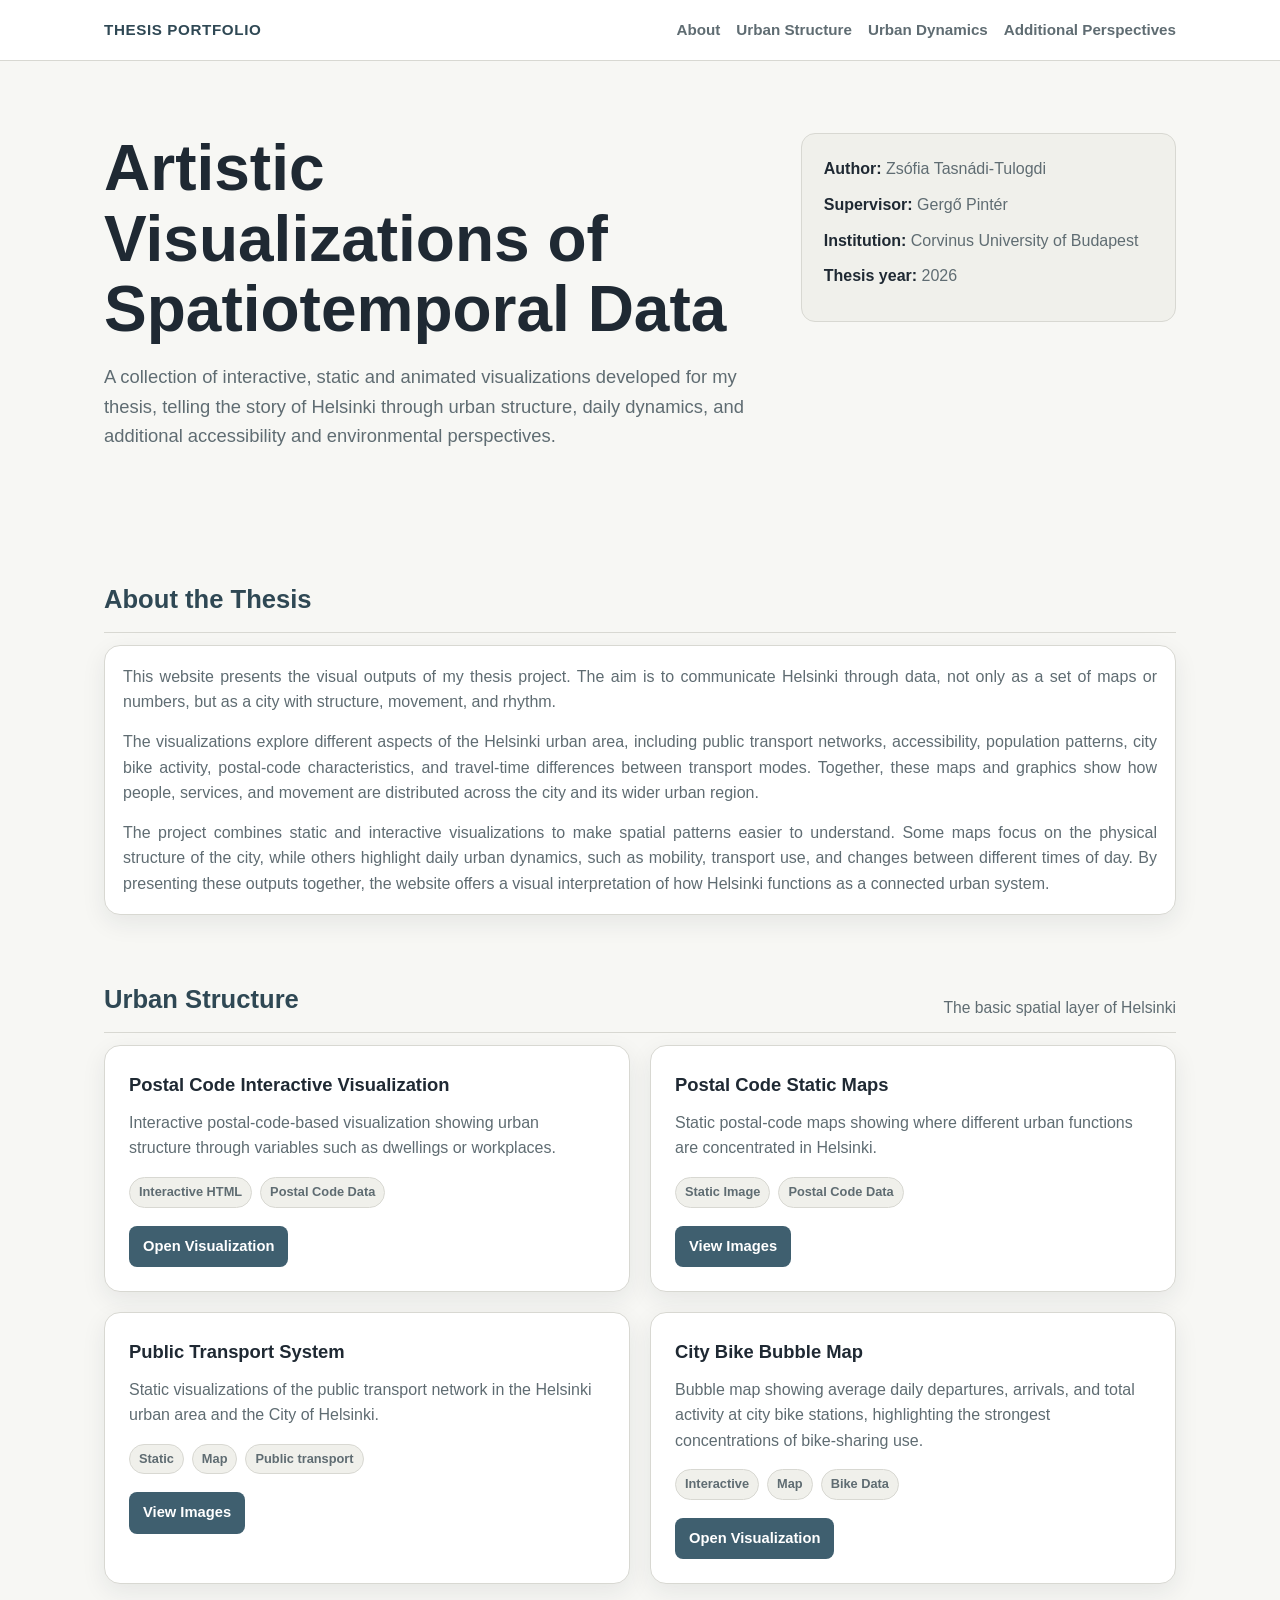
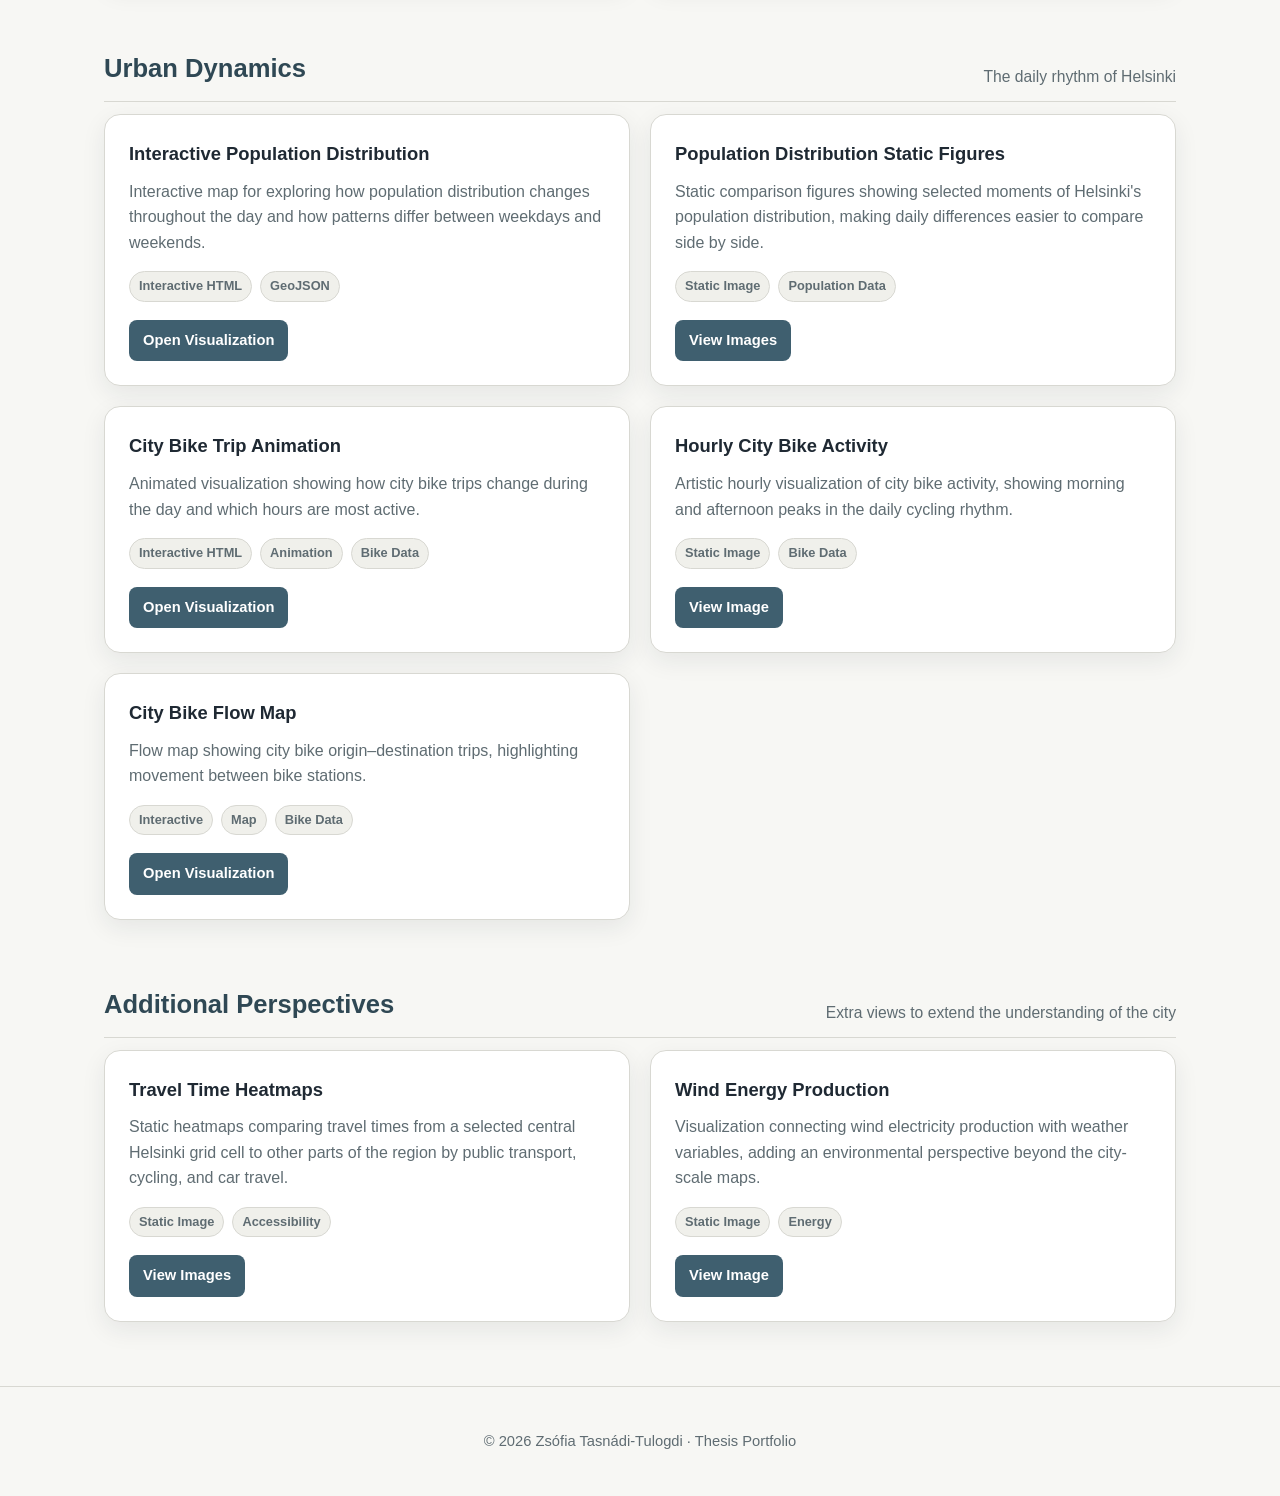
<file: index.html>
<!DOCTYPE html>
<html lang="en">
<head>
    <meta charset="UTF-8" />
    <meta name="viewport" content="width=device-width, initial-scale=1.0" />
    <title>Thesis Portfolio | Artistic Visualizations of Spatiotemporal Data</title>
    <link rel="stylesheet" href="style.css">    
</head>

<body>
    <header>
        <div class="page">
            <div class="topbar">
                <a class="site-title" href="#top">Thesis Portfolio</a>
                <nav aria-label="Main navigation">
                    <a href="#about">About</a>
                    <a href="#urban-structure">Urban Structure</a>
                    <a href="#urban-dynamics">Urban Dynamics</a>
                    <a href="#additional-perspectives">Additional Perspectives</a>
                </nav>
            </div>
        </div>
    </header>

    <div id="top" class="page">
        <section class="hero">
            <div class="hero-grid">
                <div>
                    <h1>Artistic Visualizations of Spatiotemporal Data</h1>
                    <p class="subtitle">
                        A collection of interactive, static and animated visualizations developed for my thesis, telling the story of Helsinki through urban structure, daily dynamics, and additional accessibility and environmental perspectives.
                    </p>
                </div>

                <aside class="meta-card" aria-label="Thesis information">
                    <p><strong>Author:</strong> Zsófia Tasnádi-Tulogdi</p>
                    <p><strong>Supervisor:</strong> Gergő Pintér</p>
                    <p><strong>Institution:</strong> Corvinus University of Budapest</p>
                    <p><strong>Thesis year:</strong> 2026</p>
                </aside>
            </div>
        </section>
    </div>

    <main class="page">
        <section id="about">
            <div class="section-heading">
                <h2>About the Thesis</h2>
            </div>

            <div class="intro">
                <p>
                    This website presents the visual outputs of my thesis project. The aim is to communicate Helsinki through data, not only as a set of maps or numbers, but as a city with structure, movement, and rhythm.
                </p>
                <p>
                    The visualizations explore different aspects of the Helsinki urban area, including public transport networks, accessibility, population patterns, city bike activity, postal-code characteristics, and travel-time differences between transport modes. Together, these maps and graphics show how people, services, and movement are distributed across the city and its wider urban region.
                </p>
                <p>
                    The project combines static and interactive visualizations to make spatial patterns easier to understand. Some maps focus on the physical structure of the city, while others highlight daily urban dynamics, such as mobility, transport use, and changes between different times of day. 
                    By presenting these outputs together, the website offers a visual interpretation of how Helsinki functions as a connected urban system.
                </p>
            </div>
        </section>

        <section id="urban-structure">
            <div class="section-heading">
                <h2>Urban Structure</h2>
                <p class="section-note">The basic spatial layer of Helsinki</p>
            </div>

            <div class="card-grid">
                <article class="card">
                    <h3>Postal Code Interactive Visualization</h3>
                    <p>Interactive postal-code-based visualization showing urban structure through variables such as dwellings or workplaces.</p>
                    <div class="tag-row">
                        <span class="tag">Interactive HTML</span>
                        <span class="tag">Postal Code Data</span>
                    </div>
                    <div class="button-row">
                        <a href="Postal_interactive/" class="btn">Open Visualization</a>
                    </div>
                </article>

                <article class="card">
                    <h3>Postal Code Static Maps</h3>
                    <p>Static postal-code maps showing where different urban functions are concentrated in Helsinki.</p>
                    <div class="tag-row">
                        <span class="tag">Static Image</span>
                        <span class="tag">Postal Code Data</span>
                    </div>
                    <div class="button-row">
                        <a href="Postal_code/" class="btn">View Images</a>
                    </div>
                </article>

                <article class="card">
                    <h3>Public Transport System</h3>
                    <p>Static visualizations of the public transport network in the Helsinki urban area and the City of Helsinki.</p>
                    <div class="tag-row">
                        <span class="tag">Static</span>
                        <span class="tag">Map</span>
                        <span class="tag">Public transport</span>
                    </div>
                    <div class="button-row">
                        <a href="Public_transport/" class="btn">View Images</a>
                    </div>
                </article>
                
                <article class="card">
                    <h3>City Bike Bubble Map</h3>
                    <p>Bubble map showing average daily departures, arrivals, and total activity at city bike stations, highlighting the strongest concentrations of bike-sharing use.</p>
                    <div class="tag-row">
                        <span class="tag">Interactive</span>
                        <span class="tag">Map</span>
                        <span class="tag">Bike Data</span>
                    </div>
                    <div class="button-row">
                        <a href="Bike_bubble/" class="btn">Open Visualization</a>
                    </div>
                </article>
            </div>
        </section>

        <section id="urban-dynamics">
            <div class="section-heading">
                <h2>Urban Dynamics</h2>
                <p class="section-note">The daily rhythm of Helsinki</p>
            </div>

            <div class="card-grid">
                <article class="card">
                    <h3>Interactive Population Distribution</h3>
                    <p>Interactive map for exploring how population distribution changes throughout the day and how patterns differ between weekdays and weekends.</p>
                    <div class="tag-row">
                        <span class="tag">Interactive HTML</span>
                        <span class="tag">GeoJSON</span>
                    </div>
                    <div class="button-row">
                        <a href="Population_distribution_interactive/" class="btn">Open Visualization</a>
                    </div>
                </article>

                <article class="card">
                    <h3>Population Distribution Static Figures</h3>
                    <p>Static comparison figures showing selected moments of Helsinki's population distribution, making daily differences easier to compare side by side.</p>
                    <div class="tag-row">
                        <span class="tag">Static Image</span>
                        <span class="tag">Population Data</span>
                    </div>
                    <div class="button-row">
                        <a href="Population_distribution_static/" class="btn">View Images</a>
                    </div>
                </article>

                <article class="card">
                    <h3>City Bike Trip Animation</h3>
                    <p>Animated visualization showing how city bike trips change during the day and which hours are most active.</p>
                    <div class="tag-row">
                        <span class="tag">Interactive HTML</span>
                        <span class="tag">Animation</span>
                        <span class="tag">Bike Data</span>
                    </div>
                    <div class="button-row">
                        <a href="Bike_animated/" class="btn">Open Visualization</a>
                    </div>
                </article>

                <article class="card">
                    <h3>Hourly City Bike Activity</h3>
                    <p>Artistic hourly visualization of city bike activity, showing morning and afternoon peaks in the daily cycling rhythm.</p>
                    <div class="tag-row">
                        <span class="tag">Static Image</span>
                        <span class="tag">Bike Data</span>
                    </div>
                    <div class="button-row">
                        <a href="Bike_clock/" class="btn">View Image</a>
                    </div>
                </article>

                <article class="card">
                    <h3>City Bike Flow Map</h3>
                    <p>Flow map showing city bike origin–destination trips, highlighting movement between bike stations.</p>
                    <div class="tag-row">
                        <span class="tag">Interactive</span>
                        <span class="tag">Map</span>
                        <span class="tag">Bike Data</span>
                    </div>
                    <div class="button-row">
                        <a href="Bike_flowmap/" class="btn">Open Visualization</a>
                    </div>
                </article>
            </div>
        </section>

        <section id="additional-perspectives">
            <div class="section-heading">
                <h2>Additional Perspectives</h2>
                <p class="section-note">Extra views to extend the understanding of the city</p>
            </div>

            <div class="card-grid">
                <article class="card">
                    <h3>Travel Time Heatmaps</h3>
                    <p>Static heatmaps comparing travel times from a selected central Helsinki grid cell to other parts of the region by public transport, cycling, and car travel.</p>
                    <div class="tag-row">
                        <span class="tag">Static Image</span>
                        <span class="tag">Accessibility</span>
                    </div>
                    <div class="button-row">
                        <a href="Travel_times/" class="btn">View Images</a>
                    </div>
                </article>

                <article class="card">
                    <h3>Wind Energy Production</h3>
                    <p>Visualization connecting wind electricity production with weather variables, adding an environmental perspective beyond the city-scale maps.</p>
                    <div class="tag-row">
                        <span class="tag">Static Image</span>
                        <span class="tag">Energy</span>
                    </div>
                    <div class="button-row">
                        <a href="Energy/" class="btn">View Image</a>
                    </div>
                </article>
            </div>
        </section>
    </main>

    <footer>
        <div class="page">
            <p>© 2026 Zsófia Tasnádi-Tulogdi · Thesis Portfolio</p>
        </div>
    </footer>
</body>
</html>
</file>
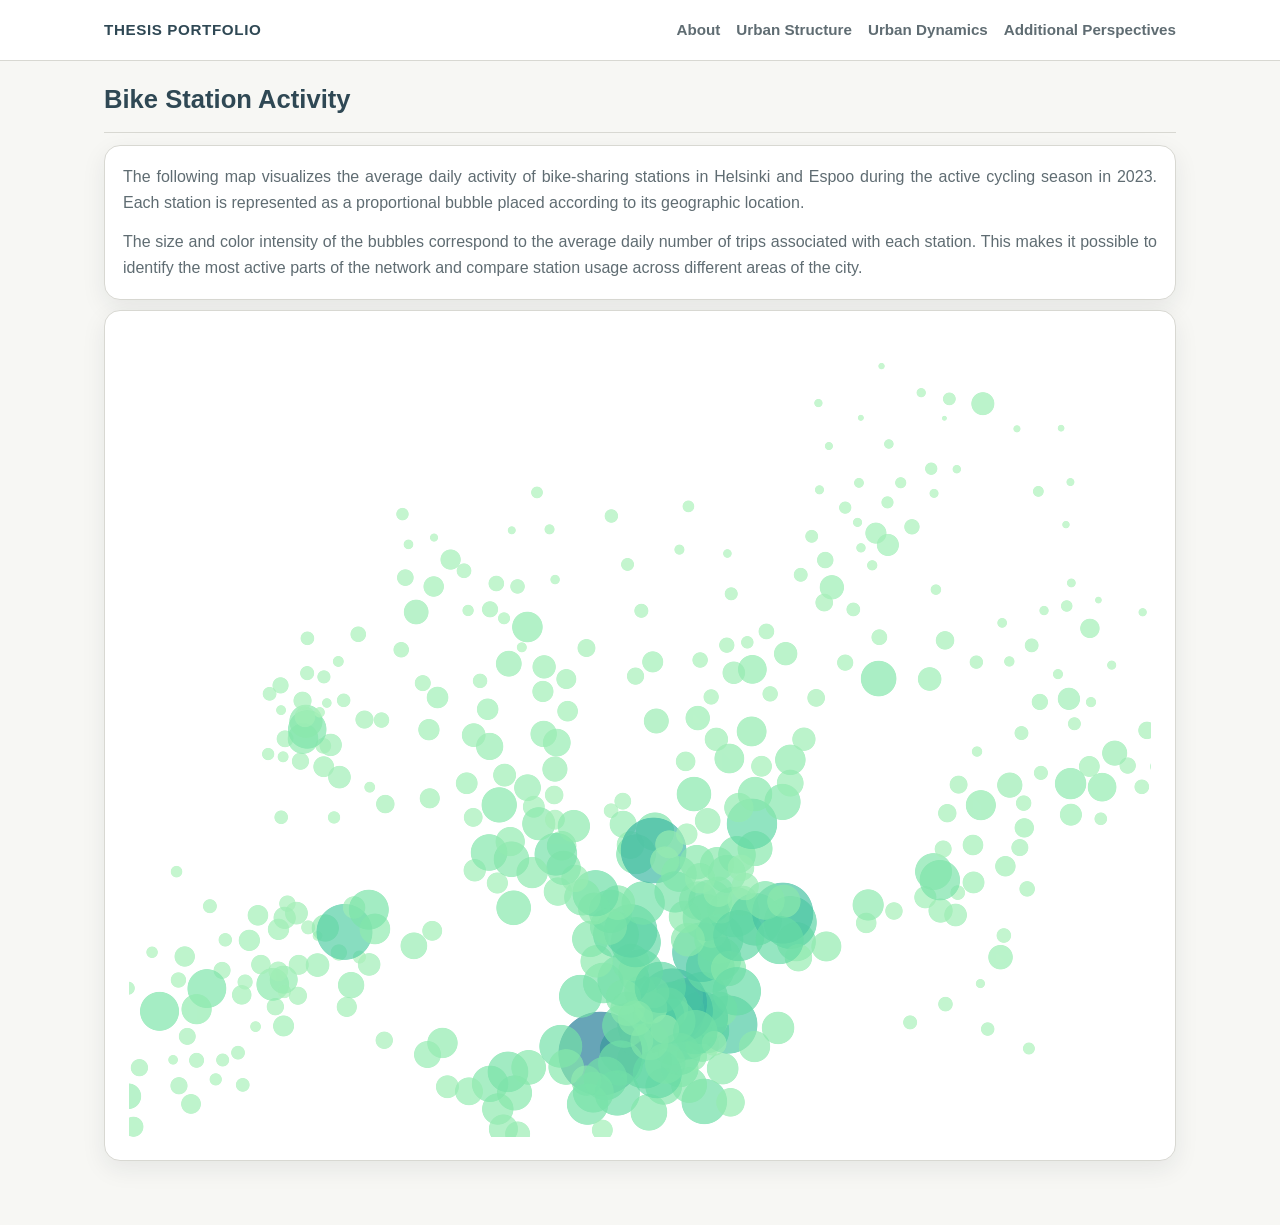
<file: Bike_bubble/index.html>
<!DOCTYPE html>
<html>
<head>
<meta charset="utf-8" />
<title>Helsinki Bike Station Activity Bubble Map</title>

<link rel="stylesheet" href="../style.css">

<style>
  body {
      margin: 0;
      font-family: sans-serif;
  }

  #map {
      height: 850px;
  }

  .controls {
      padding: 10px;
      background: white;
  }
</style>
</head>

<body>

<header>
    <div class="page">
        <div class="topbar">
            <a class="site-title" href="../index.html#top">Thesis Portfolio</a>
            <nav aria-label="Main navigation">
                <a href="../index.html#about">About</a>
                <a href="../index.html#urban-structure">Urban Structure</a>
                <a href="../index.html#urban-dynamics">Urban Dynamics</a>
                <a href="../index.html#additional-perspectives">Additional Perspectives</a>
            </nav>
        </div>
    </div>
</header>

<main class="page">
  <section>
      <div class="section-heading">
          <h2>Bike Station Activity</h2>
      </div>

      <div class="intro">
          <p>
              The following map visualizes the average daily activity of bike-sharing stations in Helsinki and Espoo during the active cycling season in 2023.
              Each station is represented as a proportional bubble placed according to its geographic location.
          </p>
          <p>
              The size and color intensity of the bubbles correspond to the average daily number of trips associated with each station.
              This makes it possible to identify the most active parts of the network and compare station usage across different areas of the city.
          </p>
      </div>
      
      <div class="visualization-frame">
          <iframe
              src="bubble_map_station_activity.html"
              width="100%"
              height="1000"
              frameborder="0"
              style="border:none; border-radius:12px;">
          </iframe>
      </div>
  </section>

</body>
</html>
</file>
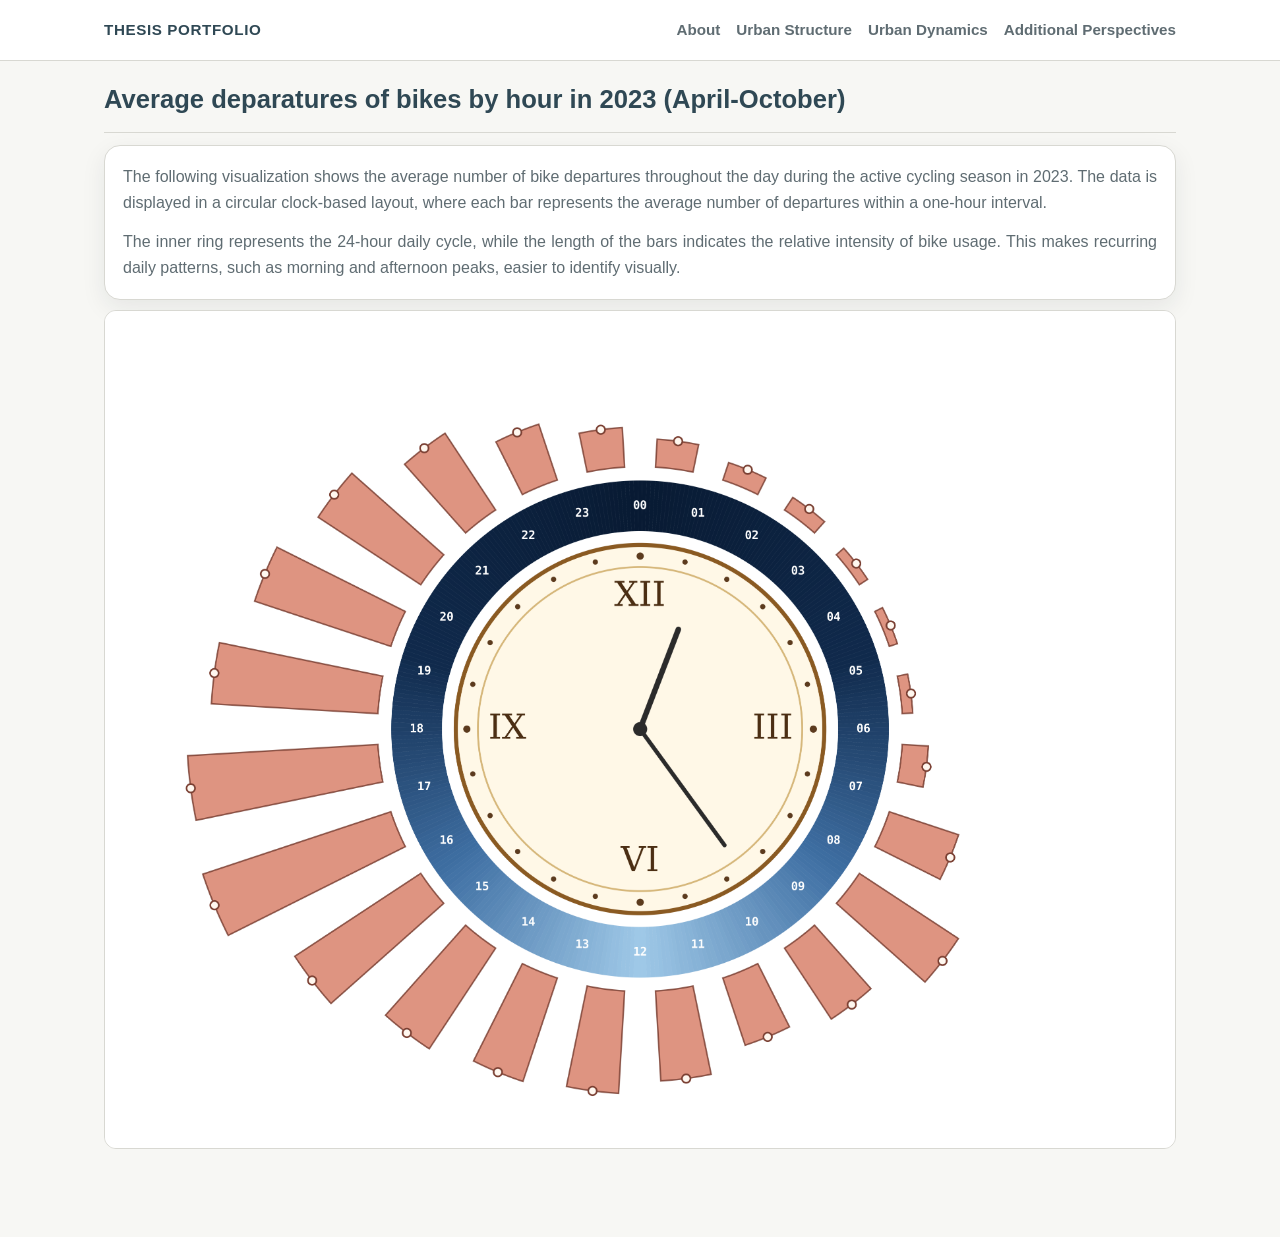
<file: Bike_clock/index.html>
<!DOCTYPE html>
<html lang="en">
<head>
<meta charset="UTF-8">
<meta name="viewport" content="width=device-width, initial-scale=1.0">
<title>Average deparatures of bikes by hour</title>
<link rel="stylesheet" href="../style.css">

</head>

<body>

<header>
    <div class="page">
        <div class="topbar">
            <a class="site-title" href="../index.html#top">Thesis Portfolio</a>
            <nav aria-label="Main navigation">
                <a href="../index.html#about">About</a>
                <a href="../index.html#urban-structure">Urban Structure</a>
                <a href="../index.html#urban-dynamics">Urban Dynamics</a>
                <a href="../index.html#additional-perspectives">Additional Perspectives</a>
            </nav>
        </div>
    </div>
</header>

<main class="page">

    <section>
        <div class="section-heading">
            <h2>Average deparatures of bikes by hour in 2023 (April-October)</h2>
        </div>

        <div class="intro">
            <p>
                The following visualization shows the average number of bike departures throughout the day during the active cycling season in 2023.
                The data is displayed in a circular clock-based layout, where each bar represents the average number of departures within a one-hour interval.
            </p>
            <p>
                The inner ring represents the 24-hour daily cycle, while the length of the bars indicates the relative intensity of bike usage.
                This makes recurring daily patterns, such as morning and afternoon peaks, easier to identify visually.
            </p>
        </div>

        <img src="Bike_clock_final.png" class="image-preview">
    </section>

</main>

</body>
</html>
</file>
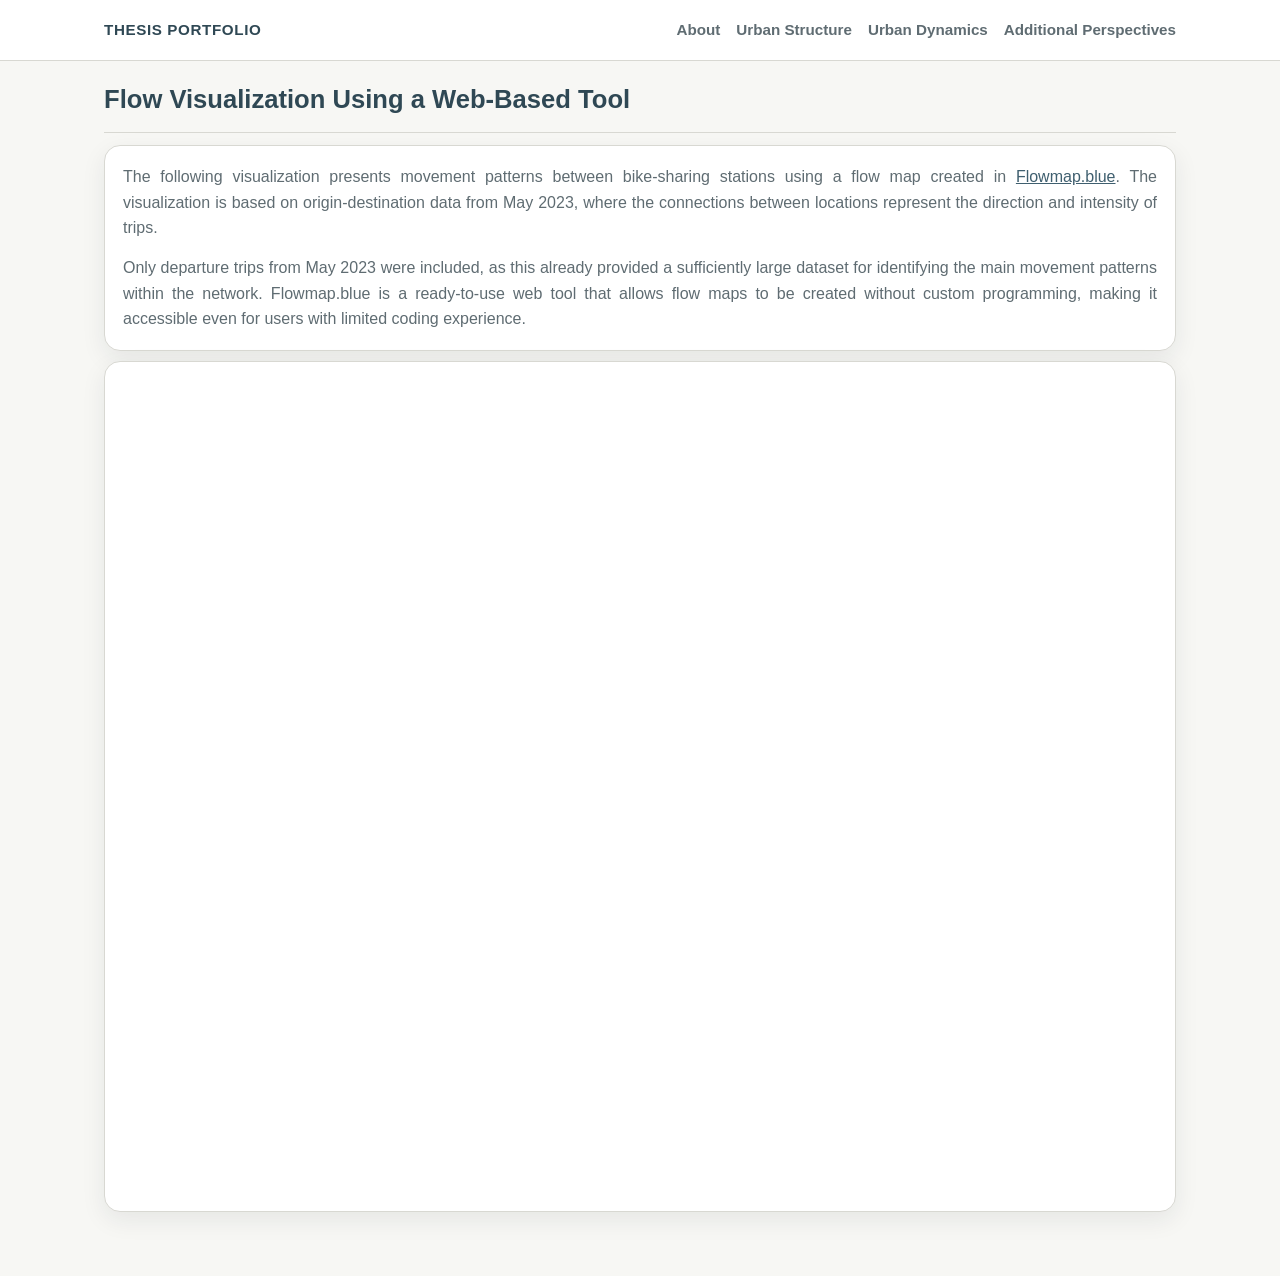
<file: Bike_flowmap/index.html>
<!DOCTYPE html>
<html>
<head>
<meta charset="utf-8" />
<title>Bike trips flowmap</title>

<link rel="stylesheet" href="../style.css">

<style>
  body { margin: 0; font-family: sans-serif; }
</style>
</head>

<body>

<header>
    <div class="page">
        <div class="topbar">
            <a class="site-title" href="../index.html#top">Thesis Portfolio</a>
            <nav aria-label="Main navigation">
                <a href="../index.html#about">About</a>
                <a href="../index.html#urban-structure">Urban Structure</a>
                <a href="../index.html#urban-dynamics">Urban Dynamics</a>
                <a href="../index.html#additional-perspectives">Additional Perspectives</a>
            </nav>
        </div>
    </div>
</header>

<main class="page">
    <section>
        <div class="section-heading">
          <h2>Flow Visualization Using a Web-Based Tool</h2>
        </div>

        <div class="intro">
          <p>
              The following visualization presents movement patterns between bike-sharing stations using a flow map created in <span><a href="https://flowmap.blue" target="_blank">Flowmap.blue</a></span>.
              The visualization is based on origin-destination data from May 2023, where the connections between locations represent the direction and intensity of trips.
          </p>
          <p>
              Only departure trips from May 2023 were included, as this already provided a sufficiently large dataset for identifying the main movement patterns within the network.
              Flowmap.blue is a ready-to-use web tool that allows flow maps to be created without custom programming, making it accessible even for users with limited coding experience.
          </p>
        </div>
      
        <div class="visualization-frame">
          <iframe 
            src="https://www.flowmap.blue/1mAItuGlV97KUUFrKfOorIsTkXfJBgagcFxzDebjEonM?v=60.214435%2C24.940357%2C11.03%2C0%2C0&a=0&as=1&b=1&bo=75&c=1&ca=1&d=1&fe=1&lt=1&lfm=ALL&col=Default&f=42" 
            width="100%" 
            height="600" 
            style="border: none;">
          </iframe>
        </div>
    </section>
</main>

</body>
</html>
</file>
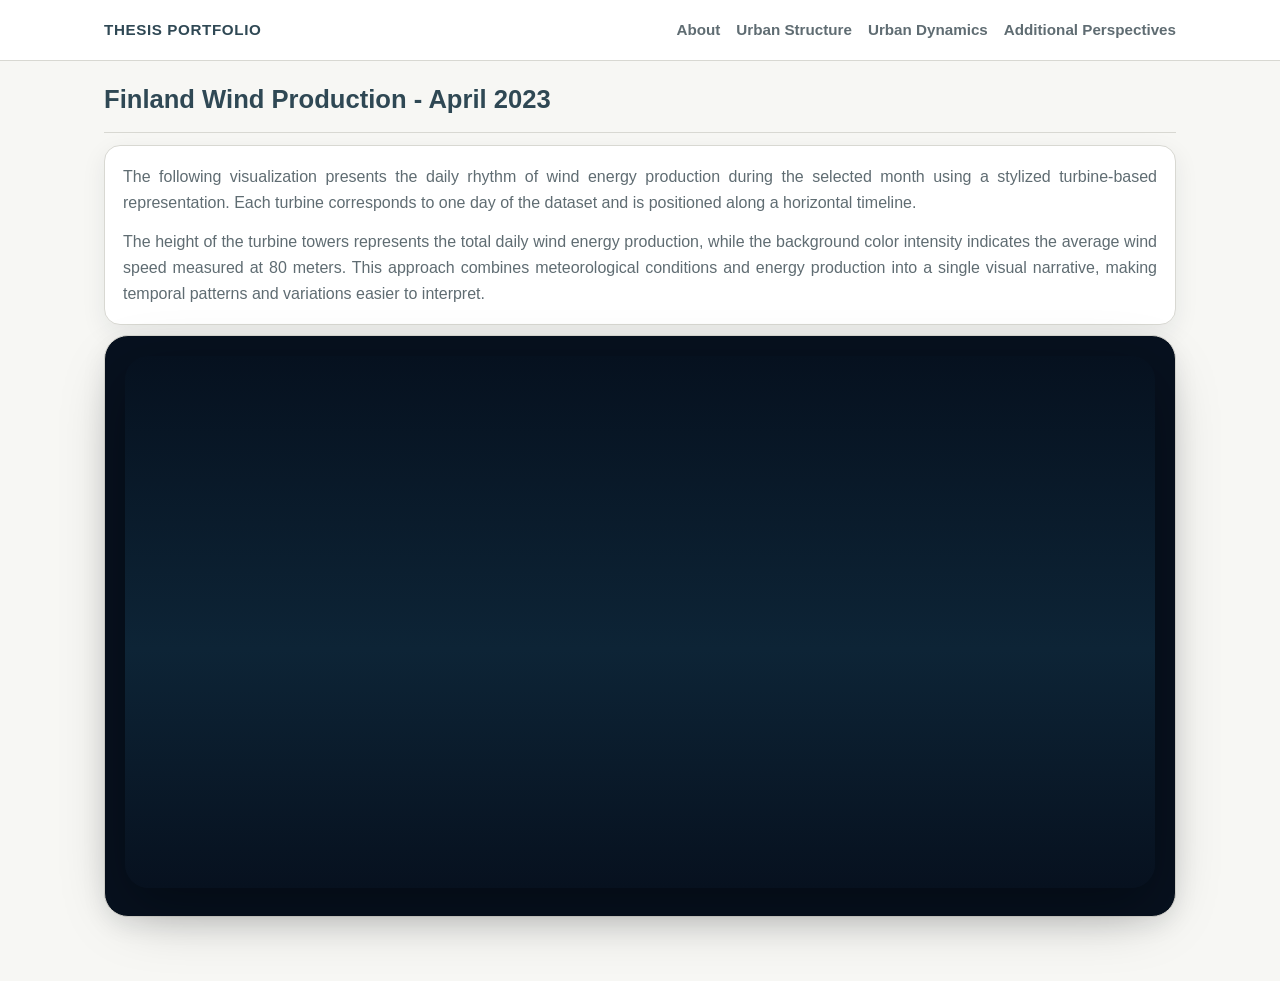
<file: Energy/index.html>
<!DOCTYPE html>
<html>
<head>
<meta charset="utf-8" />
<title>Finland Wind Production - April 2023 </title>

<link rel="stylesheet" href="../style.css">
<script src="https://d3js.org/d3.v7.min.js"></script>

<style>
  body {
      margin: 0;
      font-family: sans-serif;
  }

  #map {
      height: 850px;
  }

  .controls {
      padding: 10px;
      background: white;
  }
  }
</style>
</head>

<body>

<header>
    <div class="page">
        <div class="topbar">
            <a class="site-title" href="../index.html#top">Thesis Portfolio</a>
            <nav aria-label="Main navigation">
                <a href="../index.html#about">About</a>
                <a href="../index.html#urban-structure">Urban Structure</a>
                <a href="../index.html#urban-dynamics">Urban Dynamics</a>
                <a href="../index.html#additional-perspectives">Additional Perspectives</a>
            </nav>
        </div>
    </div>
</header>

<main class="page">
    <section>
        <div class="section-heading">
            <h2>Finland Wind Production - April 2023</h2>
        </div>

        <div class="intro">
            <p>
                The following visualization presents the daily rhythm of wind energy production during the selected month using a stylized turbine-based representation.
                Each turbine corresponds to one day of the dataset and is positioned along a horizontal timeline.
            </p>
            <p>
                The height of the turbine towers represents the total daily wind energy production, while the background color intensity indicates the average wind speed measured at 80 meters.
                This approach combines meteorological conditions and energy production into a single visual narrative, making temporal patterns and variations easier to interpret.
            </p>
        </div>

        <div class="visualization-frame wind-energy-frame">
            <svg id="wind-chart" viewBox="0 0 1200 620"></svg>
        </div>
    </section>
    
    <style>
        .wind-energy-frame {
            background: #07111f;
            border-radius: 24px;
            padding: 20px;
        }
    
        #wind-chart {
            width: 100%;
            height: auto;
            border-radius: 24px;
            background: linear-gradient(#06111f, #0d2436 55%, #07111f);
            box-shadow: 0 20px 60px rgba(0, 0, 0, 0.35);
        }
    
        .wind-label {
            fill: #cbd5e1;
            font-size: 11px;
        }
    
        .wind-small-label {
            fill: #94a3b8;
            font-size: 12px;
        }
    </style>
    
    <script>
    const energyFile = "energy.csv";
    const weatherFile = "weather.csv";
    
    const windSvg = d3.select("#wind-chart");
    const windWidth = 1200;
    const windHeight = 620;
    
    const windMargin = { top: 80, right: 70, bottom: 80, left: 70 };
    const windGroundY = 500;
    
    function cleanNumber(v) {
        return +String(v)
            .replace(",", ".")
            .replace("%", "")
            .trim();
    }
    
    function dayKey(date) {
        return d3.timeFormat("%Y-%m-%d")(date);
    }
    
    Promise.all([
        d3.dsv(";", energyFile, d => ({
            time: new Date(d.startTime),
            wind: cleanNumber(d.wind)
        })),
    
        d3.csv(weatherFile, d => ({
            time: new Date(d.time),
            windSpeed: cleanNumber(d.windSpeed)
        }))
    ]).then(([energy, weather]) => {
    
        const weatherMap = new Map(
            weather.map(d => [d.time.getTime(), d])
        );
    
        const hourly = energy
            .map(d => {
                const w = weatherMap.get(d.time.getTime());
    
                return {
                    time: d.time,
                    date: dayKey(d.time),
                    wind: d.wind,
                    windSpeed: w ? w.windSpeed : NaN
                };
            })
            .filter(d =>
                !isNaN(d.wind) &&
                !isNaN(d.windSpeed)
            );
    
        const daily = Array.from(
            d3.rollup(
                hourly,
                v => ({
                    date: new Date(v[0].date),
                    windTotal: d3.sum(v, d => d.wind),
                    windSpeedAvg: d3.mean(v, d => d.windSpeed)
                }),
                d => d.date
            ),
            ([date, values]) => values
        ).sort((a, b) => d3.ascending(a.date, b.date));
    
        drawWindEnergy(daily);
    });
    
    function drawWindEnergy(data) {
        const x = d3.scalePoint()
            .domain(data.map(d => d.date))
            .range([windMargin.left, windWidth - windMargin.right])
            .padding(0.5);
    
        const towerHeight = d3.scaleLinear()
            .domain([0, d3.max(data, d => d.windTotal)])
            .range([80, 340]);
    
        const windSpeedColor = d3.scaleSequential()
            .domain(d3.extent(data, d => d.windSpeedAvg))
            .interpolator(d3.interpolateBlues);
    
        const windIntensity = d3.scaleLinear()
            .domain(d3.extent(data, d => d.windSpeedAvg))
            .range([0.15, 1]);
    
        const step = x(data[1].date) - x(data[0].date);
    
        data.forEach(d => {
            const cx = x(d.date);
    
            windSvg.append("rect")
                .attr("x", cx - step / 2)
                .attr("y", windMargin.top - 20)
                .attr("width", step)
                .attr("height", windGroundY - windMargin.top + 20)
                .attr("fill", windSpeedColor(d.windSpeedAvg))
                .attr("opacity", 0.28);
        });
    
        data.forEach(d => {
            const n = Math.round(windIntensity(d.windSpeedAvg) * 10);
    
            d3.range(n).forEach(() => {
                const x0 = x(d.date) + (Math.random() - 0.5) * 60;
                const y0 = 80 + Math.random() * 320;
    
                windSvg.append("line")
                    .attr("x1", x0)
                    .attr("x2", x0 + 20 + Math.random() * 50)
                    .attr("y1", y0)
                    .attr("y2", y0 + (Math.random() - 0.5) * 12)
                    .attr("stroke", "white")
                    .attr("stroke-width", Math.random() * 1.5)
                    .attr("opacity", 0.03 + Math.random() * 0.12)
                    .attr("stroke-linecap", "round");
            });
        });
    
        windSvg.append("line")
            .attr("x1", windMargin.left)
            .attr("x2", windWidth - windMargin.right)
            .attr("y1", windGroundY)
            .attr("y2", windGroundY)
            .attr("stroke", "#193750")
            .attr("stroke-width", 1.5)
            .attr("opacity", 0.75);
    
        const turbines = windSvg.selectAll(".wind-turbine")
            .data(data)
            .enter()
            .append("g")
            .attr("class", "wind-turbine")
            .attr("transform", d => `translate(${x(d.date)},${windGroundY})`);
    
        turbines.each(function (d) {
            const g = d3.select(this);
    
            const h = towerHeight(d.windTotal);
            const hubY = -h;
            const bladeR = 27;
            const fixedRotation = 60;
    
            g.append("path")
                .attr("d", `
                    M -5 0
                    L -2 ${hubY}
                    L 2 ${hubY}
                    L 5 0
                    Z
                `)
                .attr("fill", "#dbeafe")
                .attr("opacity", 0.92);
    
            g.append("rect")
                .attr("x", -4)
                .attr("y", hubY - 4)
                .attr("width", 14)
                .attr("height", 8)
                .attr("rx", 4)
                .attr("fill", "#e2e8f0");
    
            g.append("circle")
                .attr("cx", 0)
                .attr("cy", hubY)
                .attr("r", 6)
                .attr("fill", "#f8fafc");
    
            const blades = g.append("g")
                .attr("transform", `translate(0,${hubY}) rotate(${fixedRotation})`);
    
            for (let b = 0; b < 3; b++) {
                const blade = blades.append("g")
                    .attr("transform", `rotate(${b * 120})`);
    
                blade.append("path")
                    .attr("d", `
                        M 0 0
                        L ${bladeR} -4
                        L ${bladeR - 8} 0
                        L 0 4
                        Z
                    `)
                    .attr("fill", "#f8fafc")
                    .attr("opacity", 0.95);
            }
    
            g.append("text")
                .attr("class", "wind-label")
                .attr("x", 0)
                .attr("y", 18)
                .attr("text-anchor", "middle")
                .text(d3.timeFormat("%d")(d.date));
        });
    }
    </script>

</body>
</html>
</file>
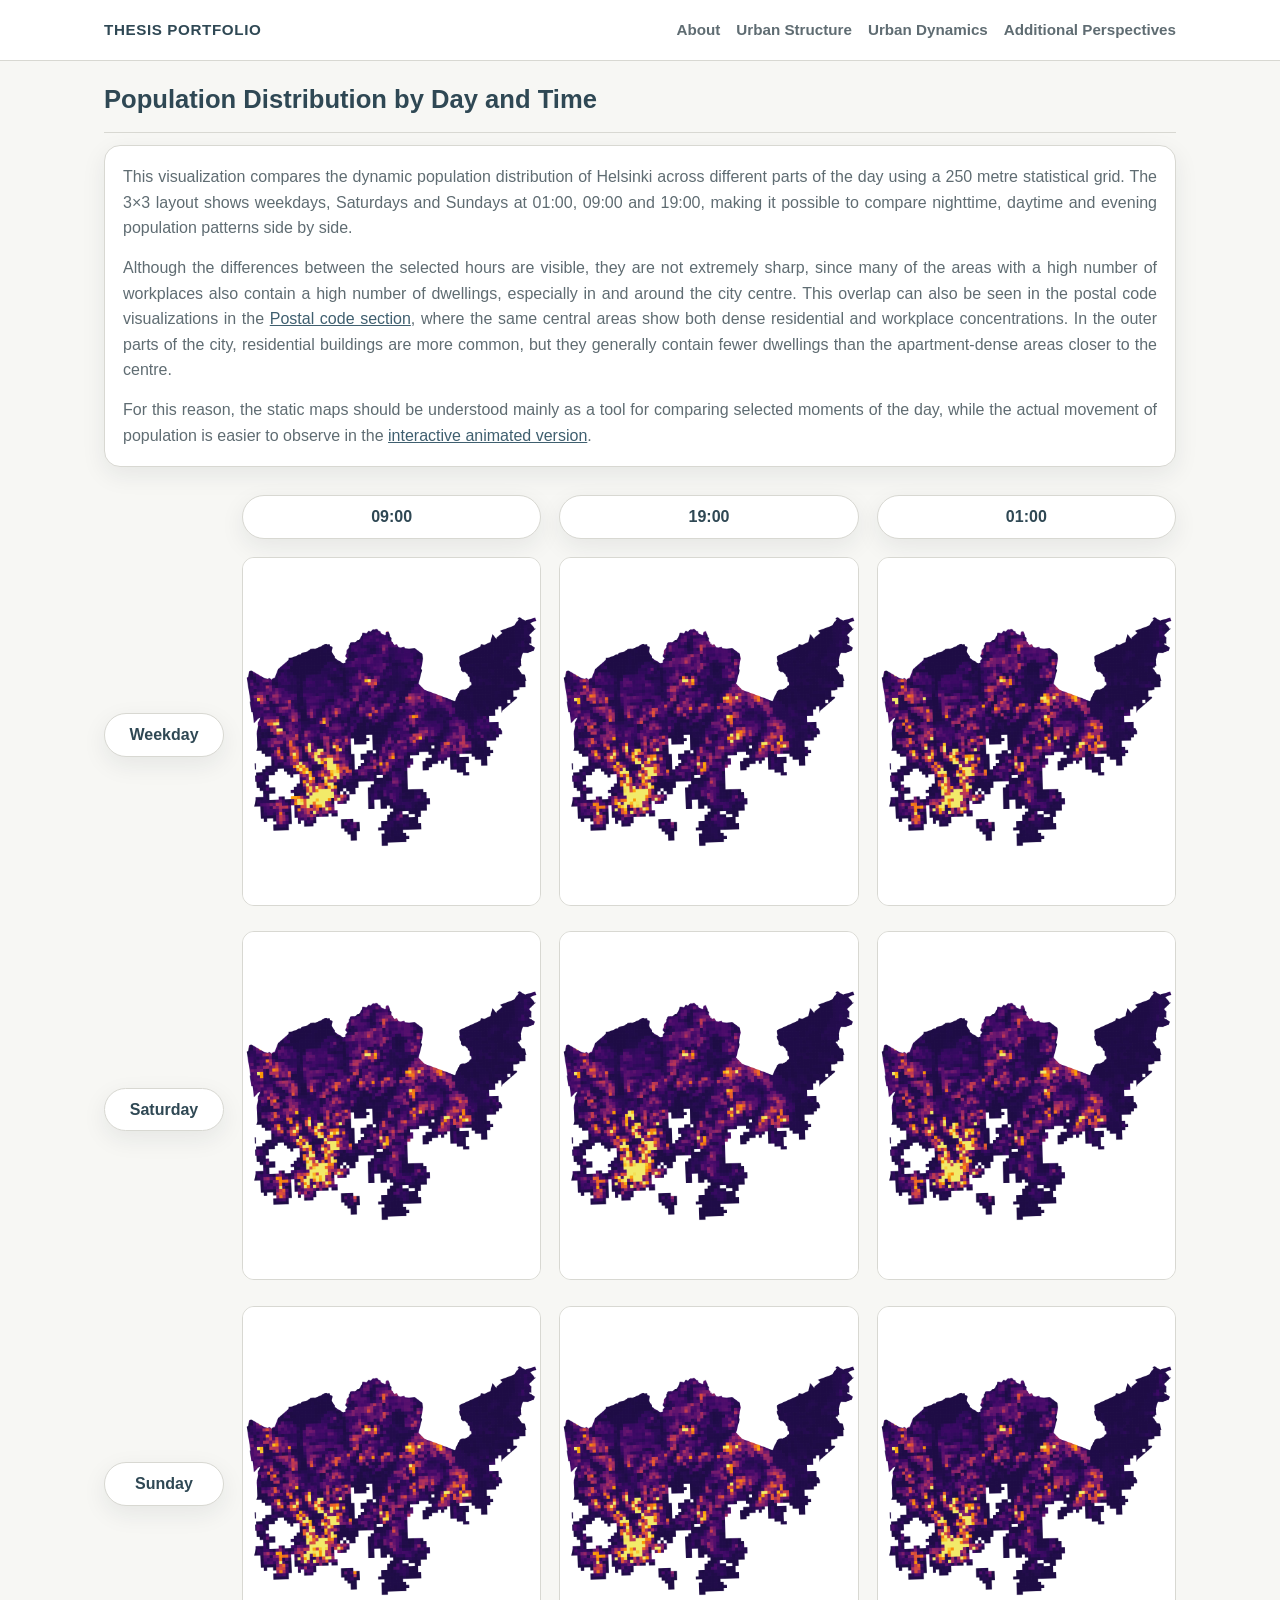
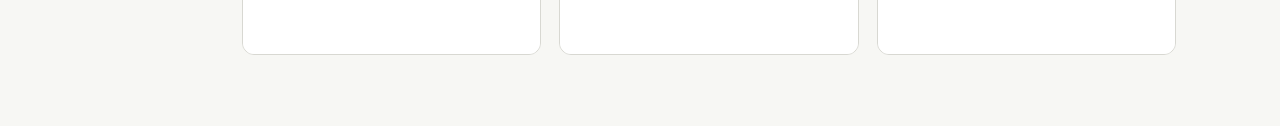
<file: Population_distribution_static/index.html>
<!DOCTYPE html>
<html lang="en">
<head>
<meta charset="UTF-8">
<meta name="viewport" content="width=device-width, initial-scale=1.0">
<title>Population Visualization</title>
<link rel="stylesheet" href="../style.css">
</head>

<body>

<header>
    <div class="page">
        <div class="topbar">
            <a class="site-title" href="../index.html#top">Thesis Portfolio</a>
            <nav aria-label="Main navigation">
                <a href="../index.html#about">About</a>
                <a href="../index.html#urban-structure">Urban Structure</a>
                <a href="../index.html#urban-dynamics">Urban Dynamics</a>
                <a href="../index.html#additional-perspectives">Additional Perspectives</a>
            </nav>
        </div>
    </div>
</header>

<main class="page">

    <section>
        <div class="section-heading">
            <h2>Population Distribution by Day and Time</h2>
        </div>
    
        <div class="intro">
          <p>
            This visualization compares the dynamic population distribution of Helsinki across different parts of the day using a 250 metre statistical grid. 
            The 3×3 layout shows weekdays, Saturdays and Sundays at 01:00, 09:00 and 19:00, making it possible to compare nighttime, daytime and evening population patterns side by side. 
          </p>
            
          <p>
            Although the differences between the selected hours are visible, they are not extremely sharp, since many of the areas with a high number of workplaces also contain a high number of dwellings, especially in and around the city centre.
            This overlap can also be seen in the postal code visualizations in the <a href="../Postal_code/">Postal code section</a>, where the same central areas show both dense residential and workplace concentrations. 
            In the outer parts of the city, residential buildings are more common, but they generally contain fewer dwellings than the apartment-dense areas closer to the centre.
          </p>
            
          <p> 
            For this reason, the static maps should be understood mainly as a tool for comparing selected moments of the day, while the actual movement of population is easier to observe in the <a href="../Population_distribution_interactive/">interactive animated version</a>.
          </p>
        </div>

    
        <div class="population-time-grid">
    
            <div class="grid-corner"></div>
            <div class="time-label">09:00</div>
            <div class="time-label">19:00</div>
            <div class="time-label">01:00</div>
    
            <div class="day-label">Weekday</div>
            <figure>
                <img src="Pop_workday_9.png" class="image-preview" alt="Population distribution on a weekday at 09:00">
            </figure>
            <figure>
                <img src="Pop_workday_19.png" class="image-preview" alt="Population distribution on a weekday at 19:00">
            </figure>
            <figure>
                <img src="Pop_workday_1.png" class="image-preview" alt="Population distribution on a weekday at 01:00">
            </figure>
    
            <div class="day-label">Saturday</div>
            <figure>
                <img src="Pop_sat_9.png" class="image-preview" alt="Population distribution on Saturday at 09:00">
            </figure>
            <figure>
                <img src="Pop_sat_19.png" class="image-preview" alt="Population distribution on Saturday at 19:00">
            </figure>
            <figure>
                <img src="Pop_sat_1.png" class="image-preview" alt="Population distribution on Saturday at 01:00">
            </figure>
    
            <div class="day-label">Sunday</div>
            <figure>
                <img src="Pop_sun_9.png" class="image-preview" alt="Population distribution on Sunday at 09:00">
            </figure>
            <figure>
                <img src="Pop_sun_19.png" class="image-preview" alt="Population distribution on Sunday at 19:00">
            </figure>
            <figure>
                <img src="Pop_sun_1.png" class="image-preview" alt="Population distribution on Sunday at 01:00">
            </figure>
    
        </div>
    </section>

</main>

</body>
</html>
</file>
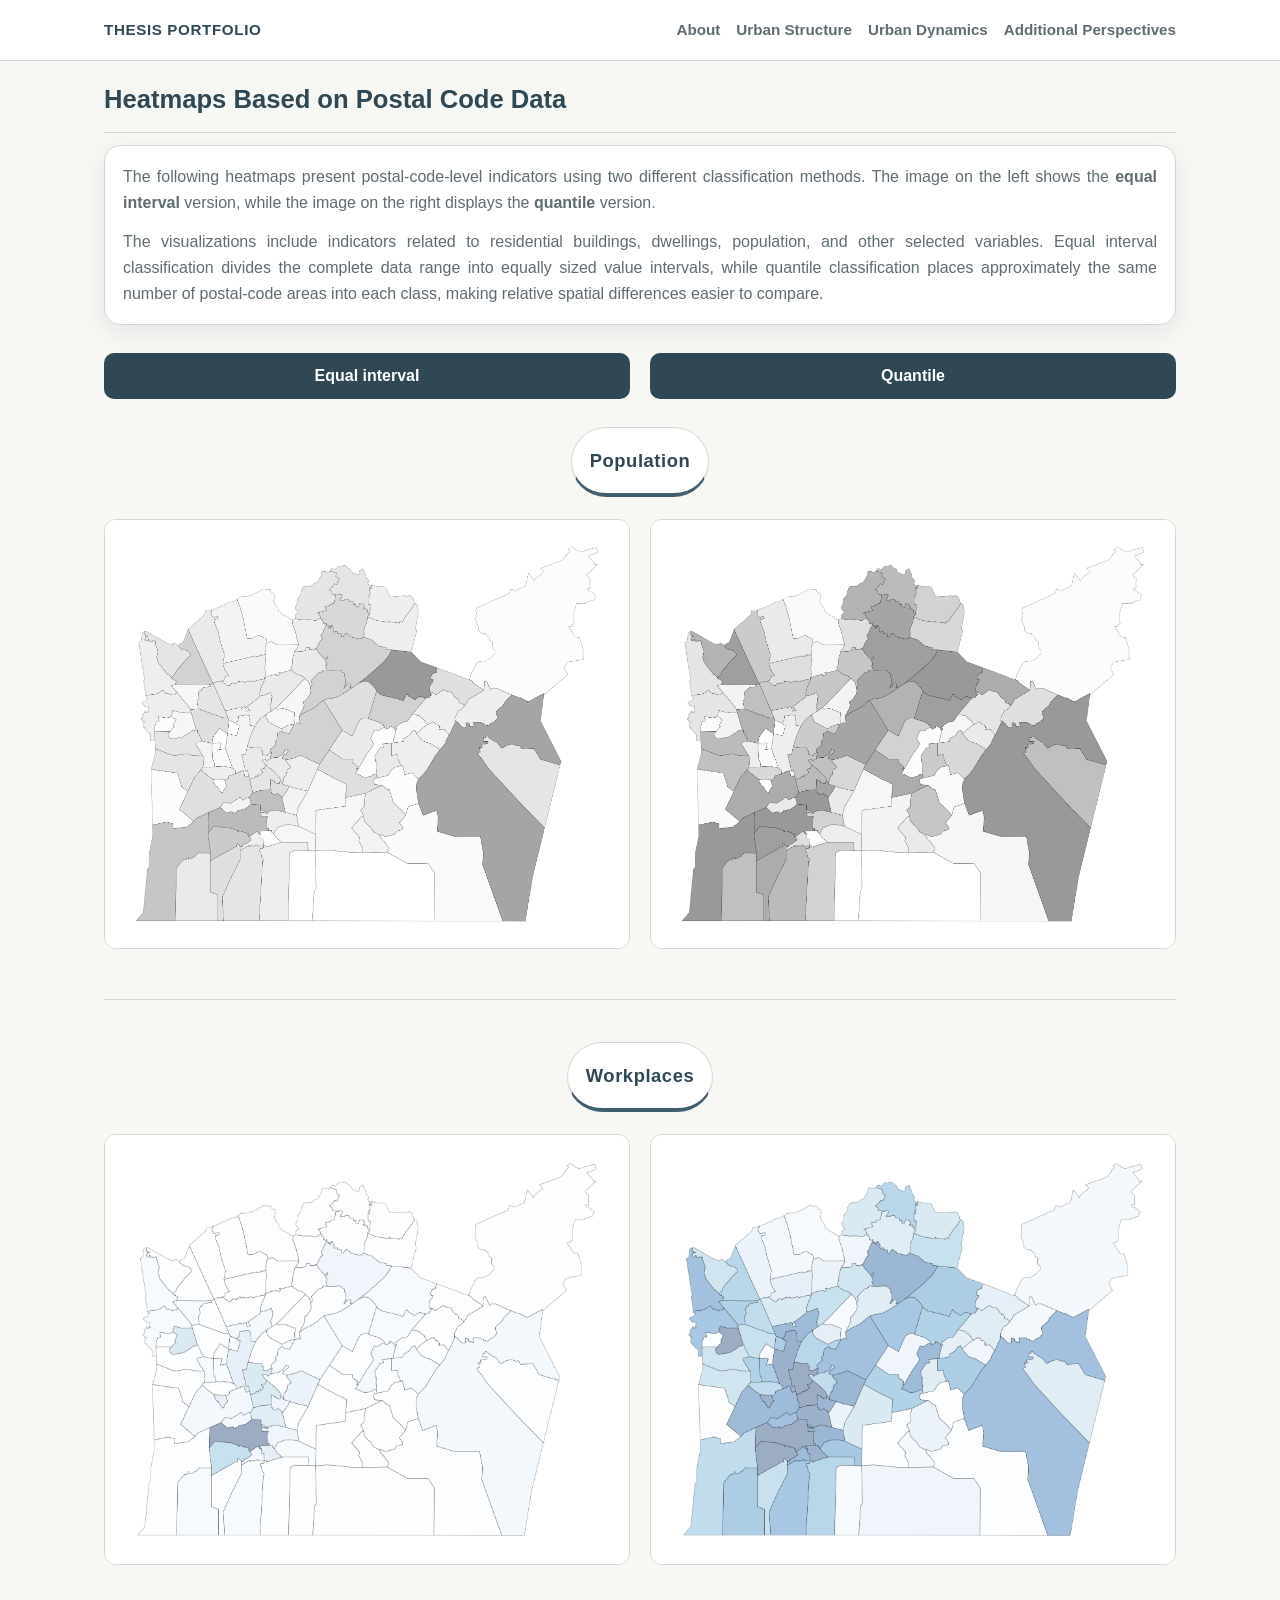
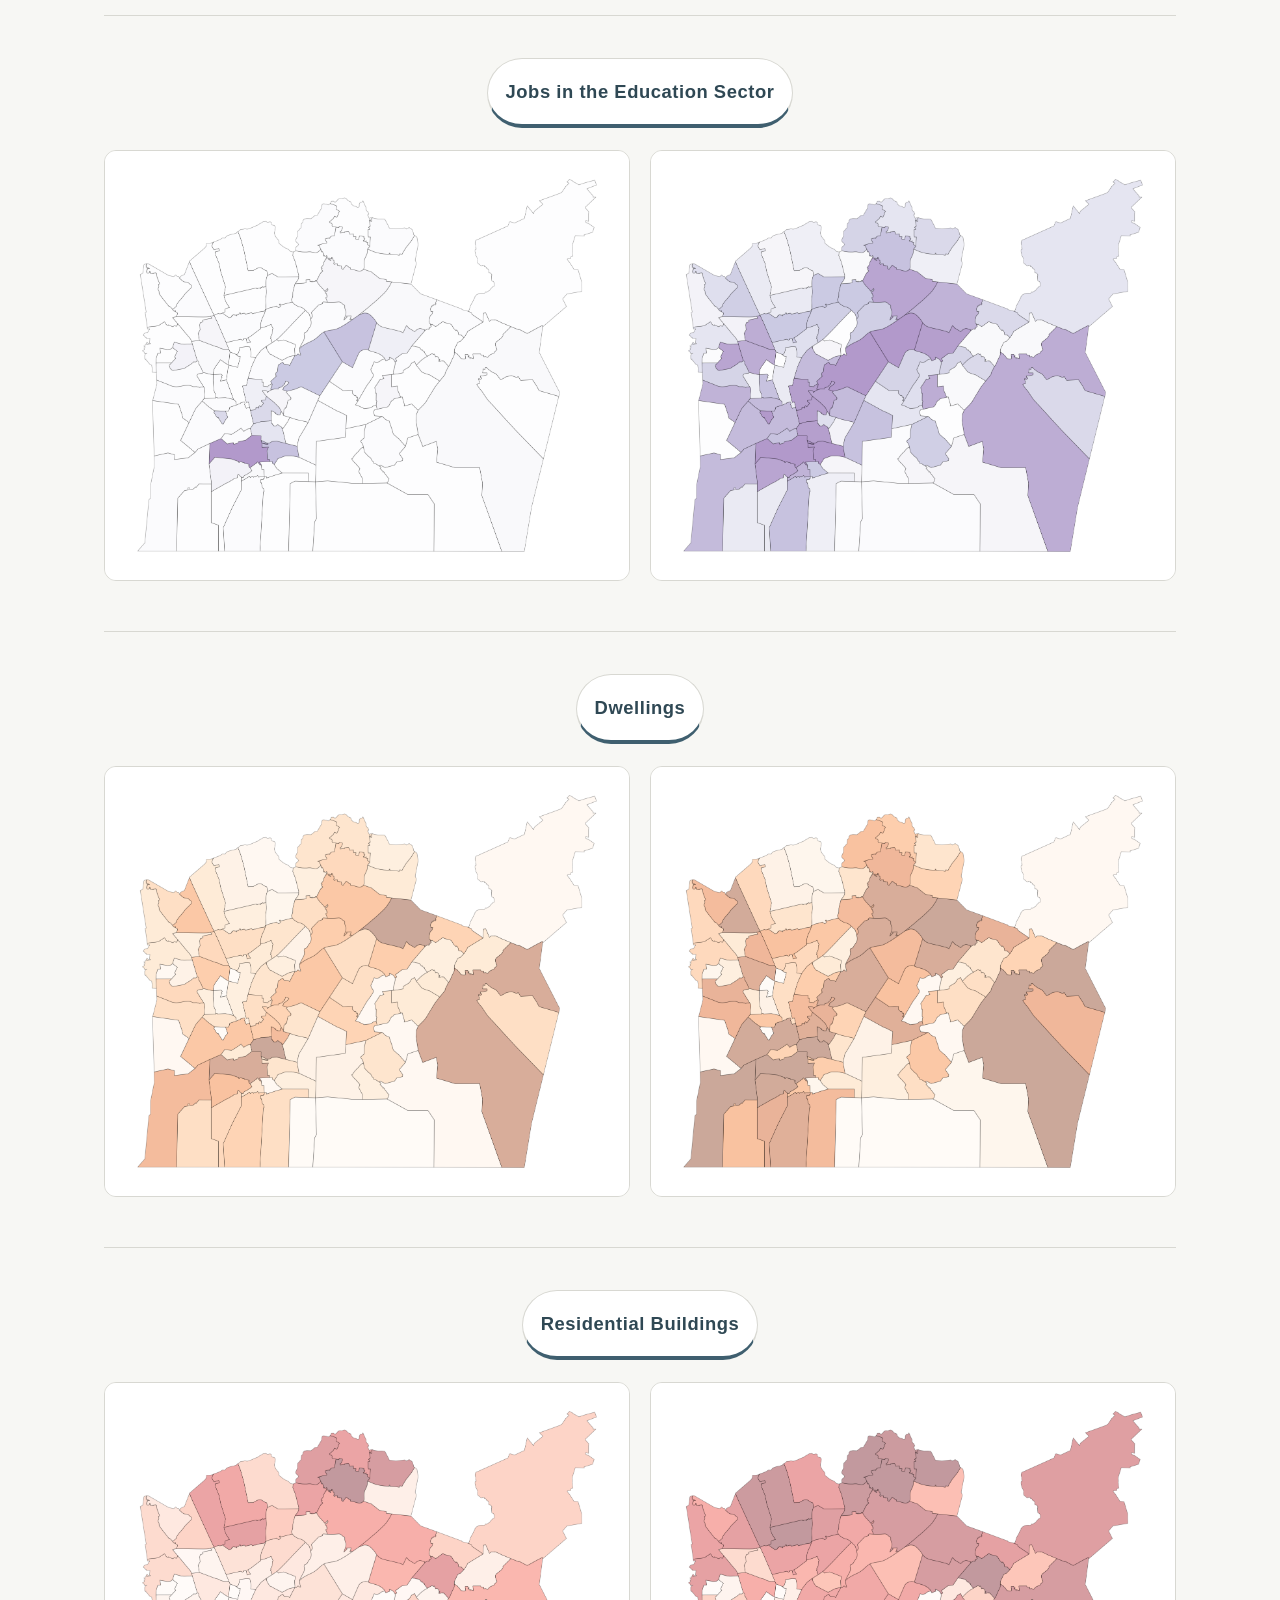
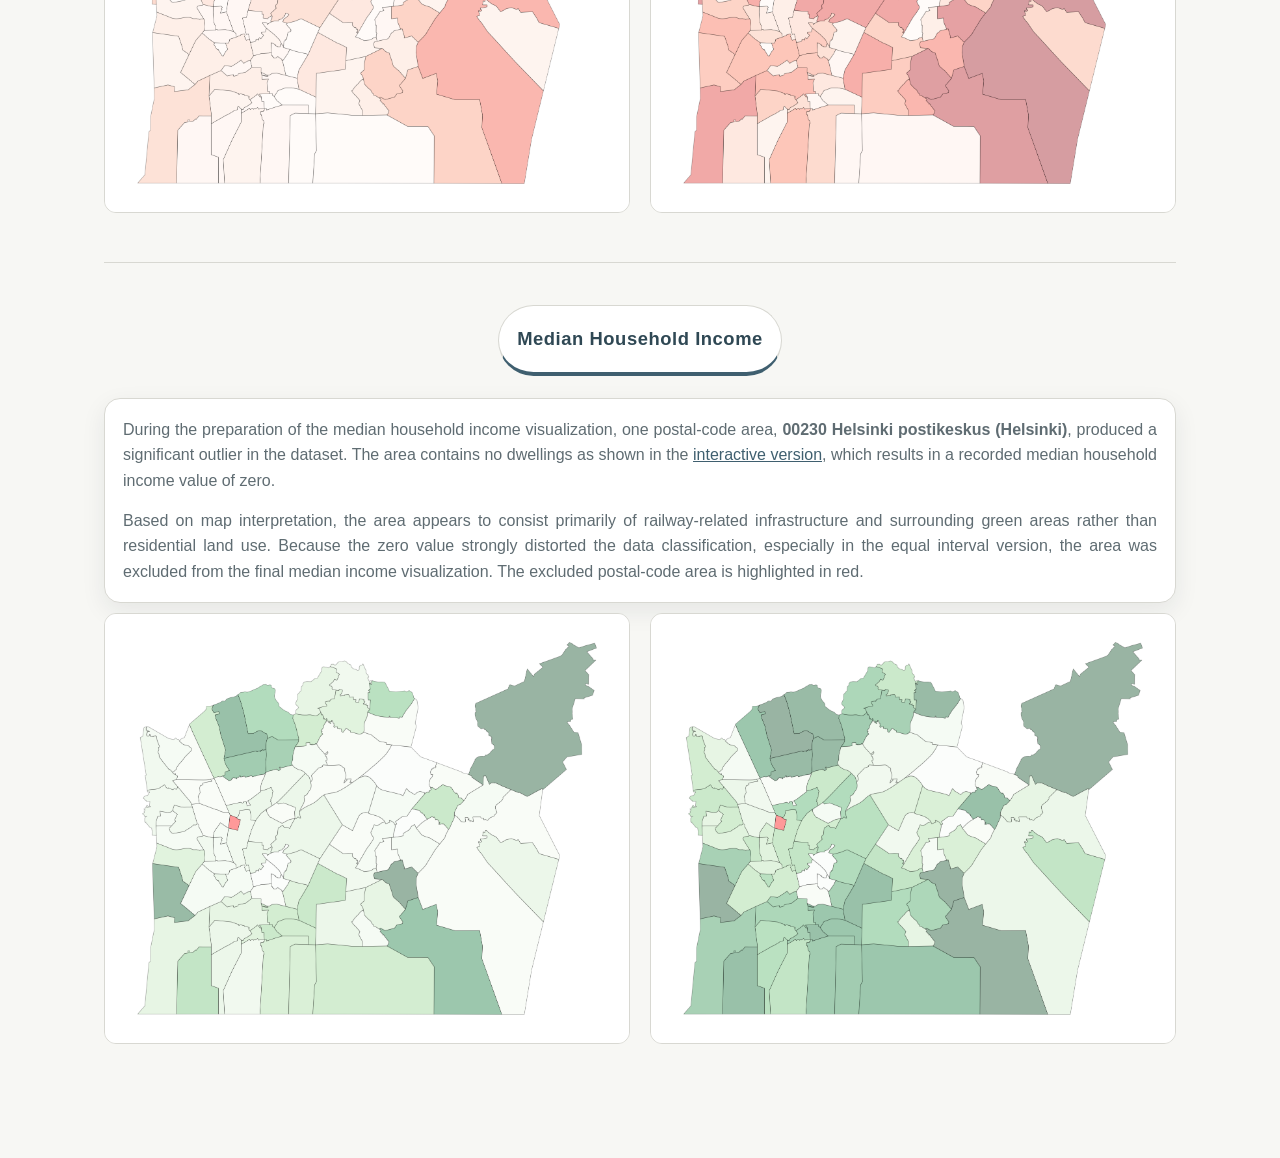
<file: Postal_code/index.html>
<!DOCTYPE html>
<html lang="en">
<head>
<meta charset="UTF-8">
<meta name="viewport" content="width=device-width, initial-scale=1.0">
<title>Postal Code Visualization</title>
<link rel="stylesheet" href="../style.css">
</head>

<body>

<header>
    <div class="page">
        <div class="topbar">
            <a class="site-title" href="../index.html#top">Thesis Portfolio</a>
            <nav aria-label="Main navigation">
                <a href="../index.html#about">About</a>
                <a href="../index.html#urban-structure">Urban Structure</a>
                <a href="../index.html#urban-dynamics">Urban Dynamics</a>
                <a href="../index.html#additional-perspectives">Additional Perspectives</a>
            </nav>
        </div>
    </div>
</header>

<main class="page">
    
    <section>
        <div class="section-heading">
            <h2>Heatmaps Based on Postal Code Data</h2>
        </div>

        <div class="intro">
            <p>
                The following heatmaps present postal-code-level indicators using two different classification methods.
                The image on the left shows the <strong>equal interval</strong> version, while the image on the right displays
                the <strong>quantile</strong> version.
            </p>
            <p>
                The visualizations include indicators related to residential buildings, dwellings, population, and other selected variables.
                Equal interval classification divides the complete data range into equally sized value intervals, while quantile classification places approximately the same number of postal-code areas into each class,
                making relative spatial differences easier to compare.
            </p>
        </div>

        <div class="comparison-header">
            <div>Equal interval</div>
            <div>Quantile</div>
        </div>
    
        <article class="heatmap-pair">
            <h3>Population</h3>
            <div class="card-grid">
                <figure>
                    <img src="population-ei.png" class="image-preview" alt="Population heatmap using equal interval classification">
                </figure>
    
                <figure>
                    <img src="population-q.png" class="image-preview" alt="Population heatmap using quantile classification">
                </figure>
            </div>
        </article>
    
        <article class="heatmap-pair">
            <h3>Workplaces</h3>
            <div class="card-grid">
                <figure>
                    <img src="workplaces-ei.png" class="image-preview" alt="Workplaces heatmap using equal interval classification">
                </figure>
    
                <figure>
                    <img src="workplaces-q.png" class="image-preview" alt="Workplaces heatmap using quantile classification">
                </figure>
            </div>
        </article>
    
        <article class="heatmap-pair">
            <h3>Jobs in the Education Sector</h3>
            <div class="card-grid">
                <figure>
                    <img src="education-ei.png" class="image-preview" alt="Education heatmap using equal interval classification">
                </figure>
    
                <figure>
                    <img src="education-q.png" class="image-preview" alt="Education heatmap using quantile classification">
                </figure>
            </div>
        </article>
    
        <article class="heatmap-pair">
            <h3>Dwellings</h3>
            <div class="card-grid">
                <figure>
                    <img src="dwellings-ei.png" class="image-preview" alt="Dwellings heatmap using equal interval classification">
                </figure>
    
                <figure>
                    <img src="dwellings-q.png" class="image-preview" alt="Dwellings heatmap using quantile classification">
                </figure>
            </div>
        </article>
    
        <article class="heatmap-pair">
            <h3>Residential Buildings</h3>
            <div class="card-grid">
                <figure>
                    <img src="res_buildings-ei.png" class="image-preview" alt="Residential buildings heatmap using equal interval classification">
                </figure>
    
                <figure>
                    <img src="res_buildings-q.png" class="image-preview" alt="Residential buildings heatmap using quantile classification">
                </figure>
            </div>
        </article>
    
        <article class="heatmap-pair">
            <h3>Median Household Income</h3>
            
            <div class="intro">
                <p>
                    During the preparation of the median household income visualization, one postal-code area,
                    <strong>00230 Helsinki postikeskus (Helsinki)</strong>, produced a significant outlier in the dataset.
                    The area contains no dwellings as shown in the <a href="../Postal_interactive/">interactive version</a>, which results in a recorded median household income value of zero.
                </p>
                <p>
                    Based on map interpretation, the area appears to consist primarily of railway-related infrastructure and surrounding green areas rather than residential land use.
                    Because the zero value strongly distorted the data classification, especially in the equal interval version, the area was excluded from the final median income visualization.
                    The excluded postal-code area is highlighted in red.
                </p>
            </div>

            <div class="card-grid">
                <figure>
                    <img src="income-ei.png" class="image-preview" alt="Income heatmap using equal interval classification">
                </figure>
    
                <figure>
                    <img src="income-q.png" class="image-preview" alt="Income heatmap using quantile classification">
                </figure>
            </div>
        </article>
    </section>
</main>

</body>
</html>
</file>
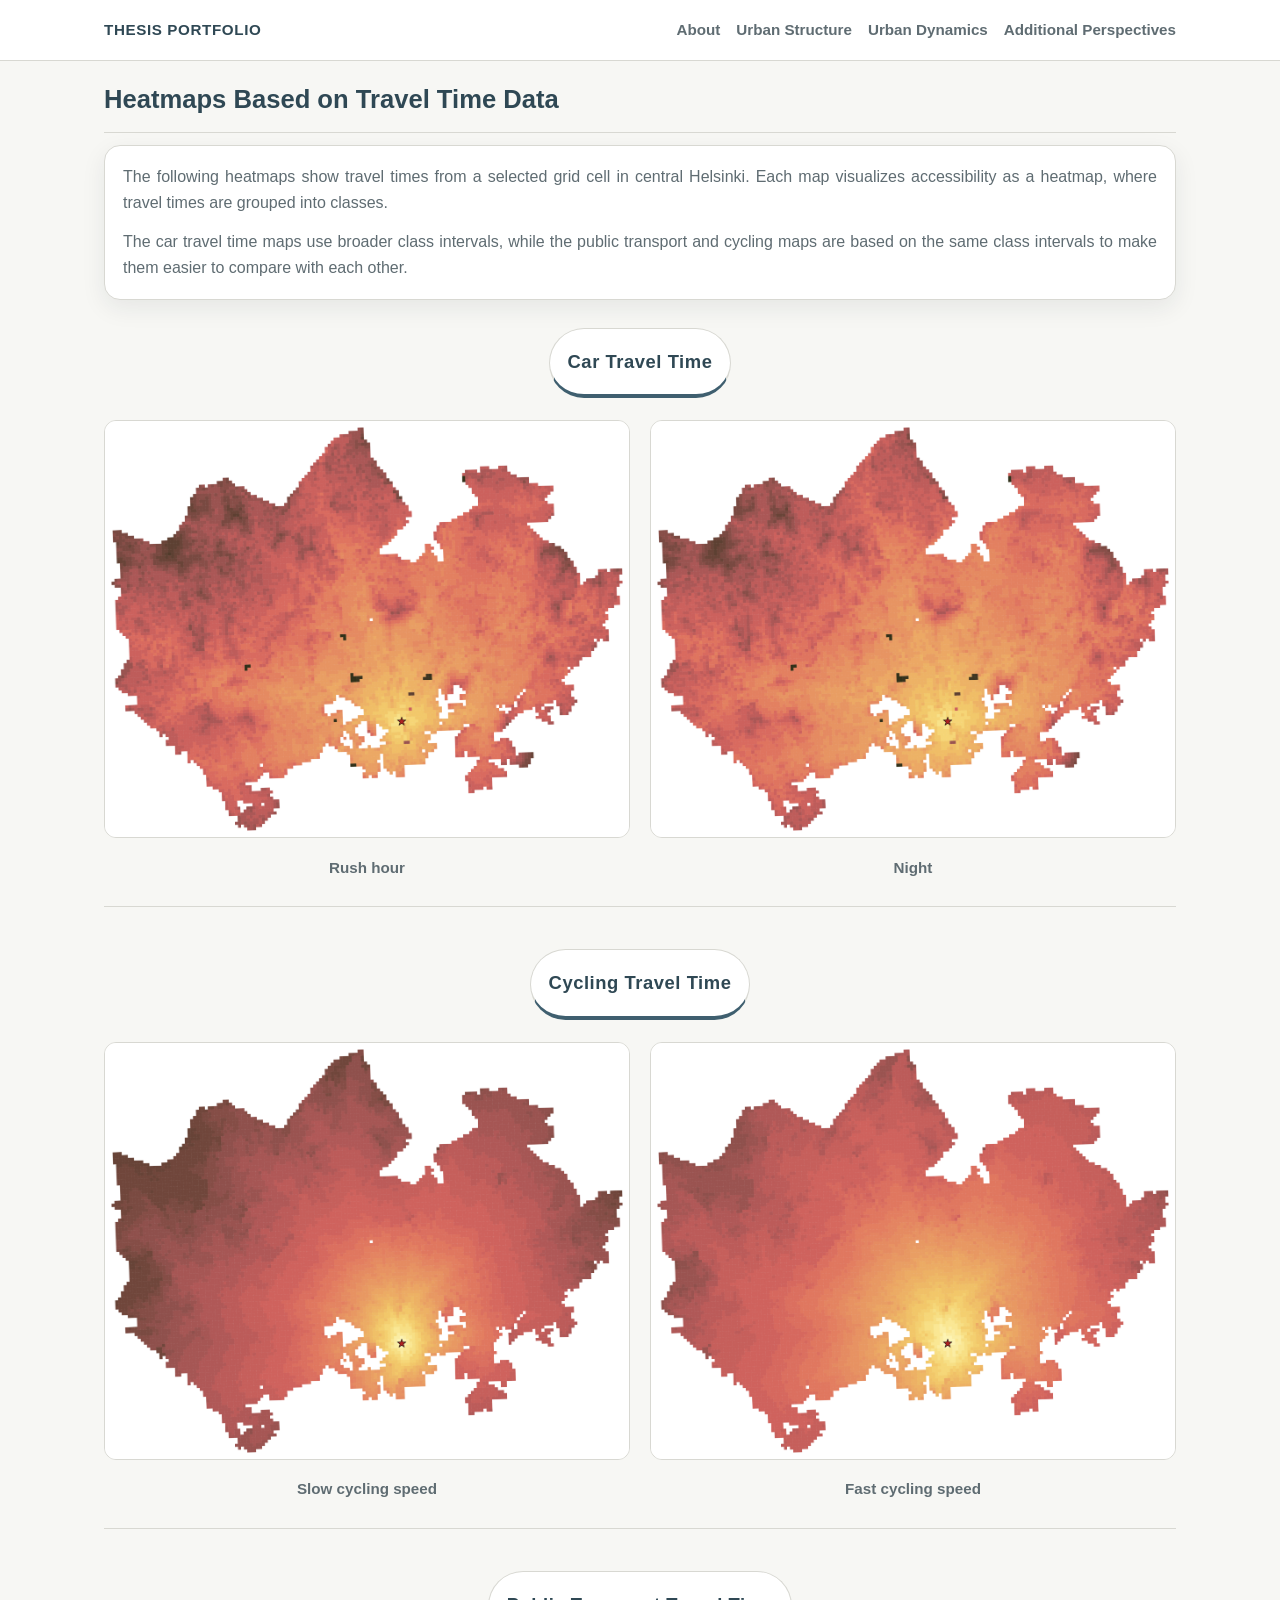
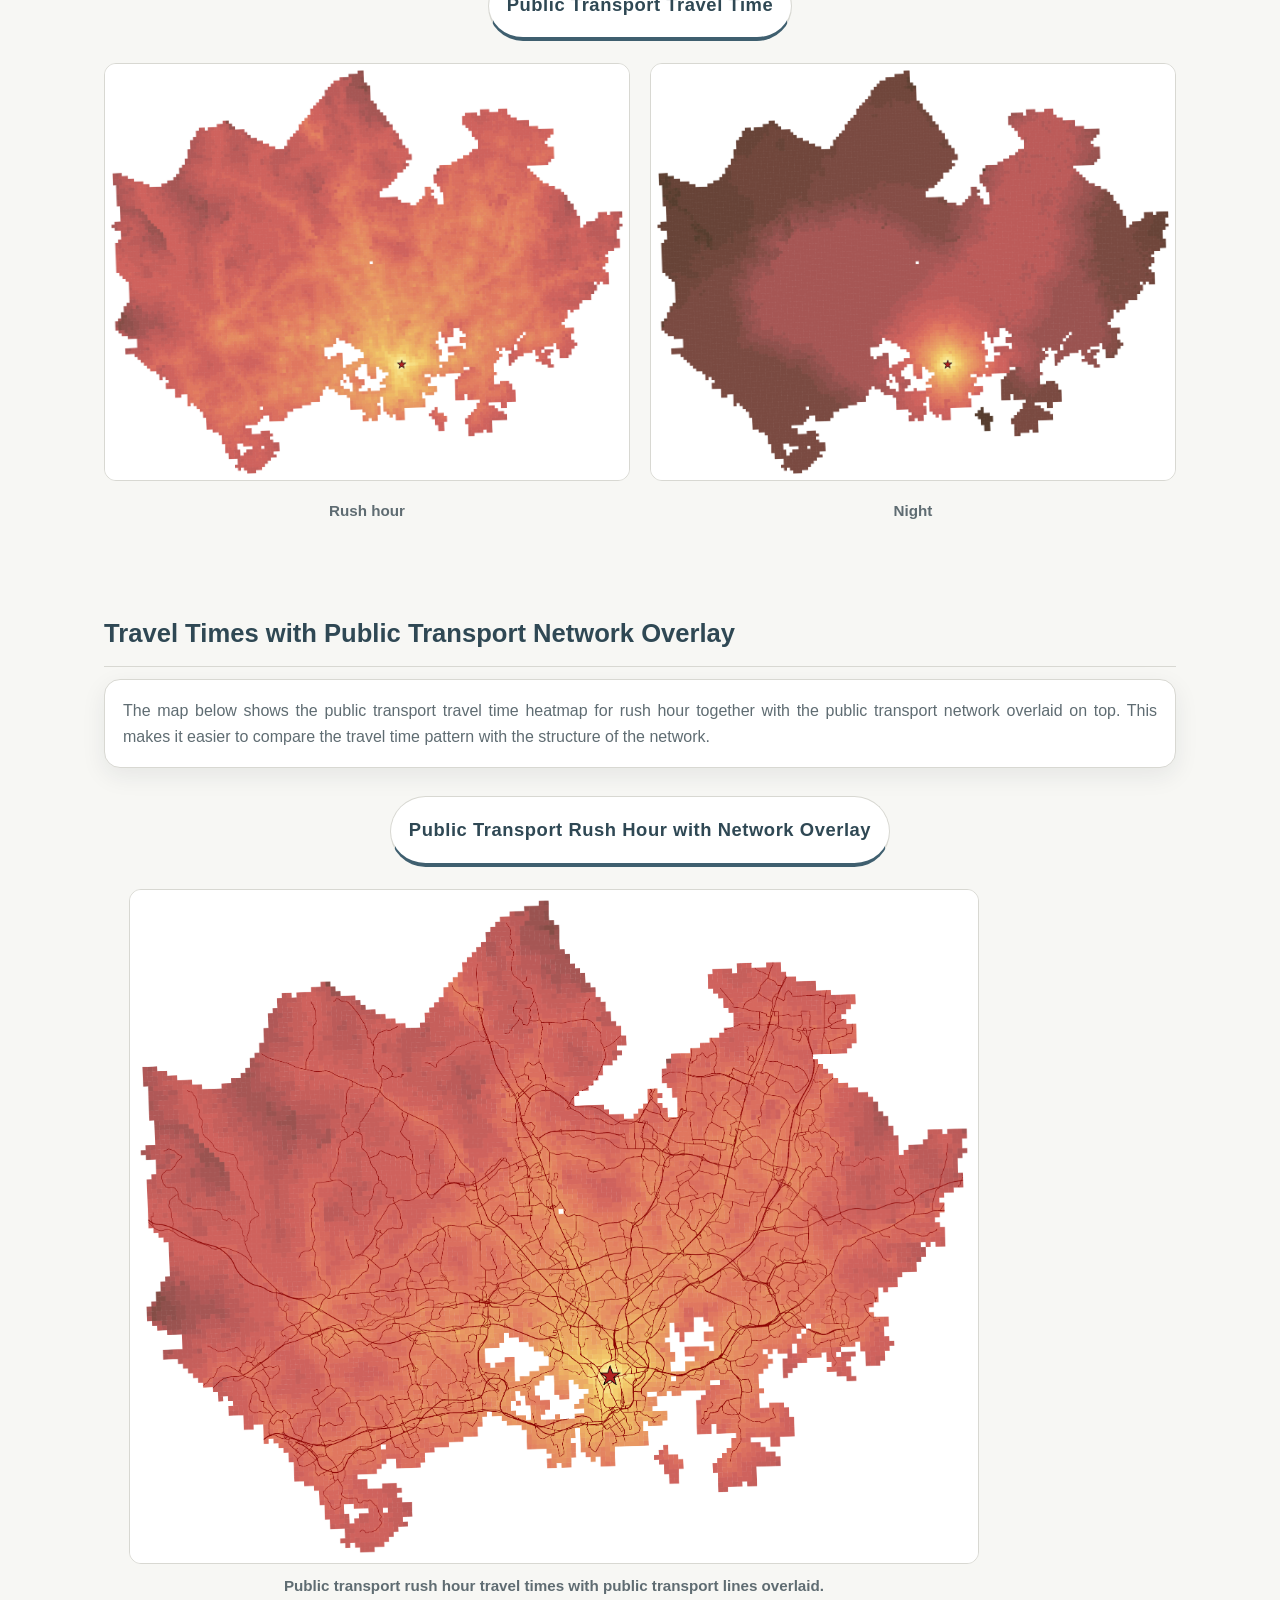
<file: Travel_times/index.html>
<!DOCTYPE html>
<html lang="en">
<head>
<meta charset="UTF-8">
<meta name="viewport" content="width=device-width, initial-scale=1.0">
<title>Traveltimes Visualization</title>
<link rel="stylesheet" href="../style.css">

</head>

<body>

<header>
    <div class="page">
        <div class="topbar">
            <a class="site-title" href="../index.html#top">Thesis Portfolio</a>
            <nav aria-label="Main navigation">
                <a href="../index.html#about">About</a>
                <a href="../index.html#urban-structure">Urban Structure</a>
                <a href="../index.html#urban-dynamics">Urban Dynamics</a>
                <a href="../index.html#additional-perspectives">Additional Perspectives</a>
            </nav>
        </div>
    </div>
</header>

<main class="page">

    <section>
        <div class="section-heading">
            <h2>Heatmaps Based on Travel Time Data</h2>
        </div>
    
        <div class="intro">
            <p>
                The following heatmaps show travel times from a selected grid cell in central Helsinki.
                Each map visualizes accessibility as a heatmap, where travel times are grouped into classes.
            </p>
            <p>
                The car travel time maps use broader class intervals, while the public transport and cycling
                maps are based on the same class intervals to make them easier to compare with each other.
            </p>
        </div>
    
        <article class="heatmap-pair">
            <h3>Car Travel Time</h3>
            <div class="card-grid">
                <figure>
                    <img src="traveltimes_car-r.png" class="image-preview" alt="Car travel time heatmap during rush hour">
                    <figcaption>Rush hour</figcaption>
                </figure>
    
                <figure>
                    <img src="traveltimes_car-n.png" class="image-preview" alt="Car travel time heatmap at night">
                    <figcaption>Night</figcaption>
                </figure>
            </div>
        </article>
    
        <article class="heatmap-pair">
            <h3>Cycling Travel Time</h3>
            <div class="card-grid">
                <figure>
                    <img src="traveltimes_bike-s.png" class="image-preview" alt="Cycling travel time heatmap with slower cycling speed">
                    <figcaption>Slow cycling speed</figcaption>
                </figure>
    
                <figure>
                    <img src="traveltimes_bike-f.png" class="image-preview" alt="Cycling travel time heatmap with faster cycling speed">
                    <figcaption>Fast cycling speed</figcaption>
                </figure>
            </div>
        </article>
    
        <article class="heatmap-pair">
            <h3>Public Transport Travel Time</h3>
            <div class="card-grid">
                <figure>
                    <img src="traveltimes_pt-r.png" class="image-preview" alt="Public transport travel time heatmap during rush hour">
                    <figcaption>Rush hour</figcaption>
                </figure>
    
                <figure>
                    <img src="traveltimes_pt-n.png" class="image-preview" alt="Public transport travel time heatmap at night">
                    <figcaption>Night</figcaption>
                </figure>
            </div>
        </article>
    </section>
    
    <section>
        <div class="section-heading">
            <h2>Travel Times with Public Transport Network Overlay</h2>
        </div>
    
        <div class="intro">
            <p>
                The map below shows the public transport travel time heatmap for rush hour together with
                the public transport network overlaid on top. This makes it easier to compare the travel
                time pattern with the structure of the network.
            </p>
        </div>
    
        <article class="heatmap-pair">
            <h3>Public Transport Rush Hour with Network Overlay</h3>
            <figure class="single-map">
                <img src="With_public-transport_lines.png" class="image-preview" alt="Public transport rush hour travel time heatmap with public transport lines">
                <figcaption>Public transport rush hour travel times with public transport lines overlaid.</figcaption>
            </figure>
        </article>

    </section>

</main>

</body>
</html>
</file>
<file: style.css>
:root {
    --bg: #f7f7f4;
    --surface: #ffffff;
    --surface-muted: #f0f0eb;
    --text: #1f2933;
    --text-muted: #5f6c72;
    --border: #d8d8d2;
    --accent: #3f5f6f;
    --accent-dark: #2f4854;
    --shadow: 0 8px 24px rgba(31, 41, 51, 0.08);
}

* {
    box-sizing: border-box;
}

html {
    scroll-behavior: smooth;
}

body {
    margin: 0;
    font-family: Arial, Helvetica, sans-serif;
    background: var(--bg);
    color: var(--text);
    line-height: 1.6;
}

a {
    color: var(--accent);
}

.page {
    max-width: 1120px;
    margin: 0 auto;
    padding: 0 24px;
}

header {
    background: var(--surface);
    border-bottom: 1px solid var(--border);
}

.topbar {
    display: flex;
    justify-content: space-between;
    align-items: center;
    gap: 24px;
    padding: 18px 0;
}

.site-title {
    font-size: 0.95rem;
    font-weight: 700;
    letter-spacing: 0.04em;
    text-transform: uppercase;
    color: var(--accent-dark);
    text-decoration: none;
}

nav {
    display: flex;
    flex-wrap: wrap;
    gap: 16px;
}

nav a {
    font-size: 0.95rem;
    color: var(--text-muted);
    text-decoration: none;
    font-weight: 600;
}

nav a:hover {
    color: var(--accent-dark);
    text-decoration: underline;
}

.hero {
    padding: 72px 0 64px;
}

.hero-grid {
    display: grid;
    grid-template-columns: 1.4fr 0.8fr;
    gap: 40px;
    align-items: start;
}

h1 {
    margin: 0 0 18px;
    font-size: clamp(2.1rem, 5vw, 4rem);
    line-height: 1.1;
    color: var(--text);
}

.subtitle {
    max-width: 760px;
    margin: 0;
    font-size: 1.15rem;
    color: var(--text-muted);
}

.meta-card {
    background: var(--surface-muted);
    border: 1px solid var(--border);
    border-radius: 14px;
    padding: 22px;
}

.meta-card p {
    margin: 0 0 10px;
    color: var(--text-muted);
}

.meta-card strong {
    color: var(--text);
}

main {
    padding: 48px 0 72px;
}

section {
    margin-bottom: 64px;
}

.section-heading {
    display: flex;
    justify-content: space-between;
    align-items: end;
    gap: 24px;
    margin-top: 18px;
    margin-bottom: 12px;
    border-bottom: 1px solid var(--border);
    padding-bottom: 12px;
}

h2 {
    margin: 0;
    font-size: 1.6rem;
    color: var(--accent-dark);
}

.section-note {
    max-width: 640px;
    margin: 0;
    color: var(--text-muted);
    font-size: 0.98rem;
}

.intro {
    background: var(--surface);
    border: 1px solid var(--border);
    border-radius: 16px;
    padding: 18px;
    box-shadow: var(--shadow);
    margin-top: 10px;
    margin-bottom: 10px;
}

.intro p {
    width: 100%;
    margin: 0 0 14px;
    color: var(--text-muted);
    text-align: justify;
}

.intro p:last-child {
    margin-bottom: 0;
}

.card-grid {
    display: grid;
    grid-template-columns: repeat(2, minmax(0, 1fr));
    gap: 20px;
}

.card {
    background: var(--surface);
    border: 1px solid var(--border);
    border-radius: 16px;
    padding: 24px;
    box-shadow: var(--shadow);
}

.card h3 {
    margin: 0 0 10px;
    font-size: 1.15rem;
    color: var(--text);
}

.card p {
    margin: 0 0 16px;
    color: var(--text-muted);
}

.tag-row {
    display: flex;
    flex-wrap: wrap;
    gap: 8px;
    margin-bottom: 18px;
}

.tag {
    display: inline-block;
    padding: 4px 9px;
    border-radius: 999px;
    background: var(--surface-muted);
    border: 1px solid var(--border);
    color: var(--text-muted);
    font-size: 0.8rem;
    font-weight: 600;
}

.button-row {
    display: flex;
    flex-wrap: wrap;
    gap: 10px;
}

.btn {
    display: inline-block;
    padding: 9px 14px;
    background: var(--accent);
    color: #ffffff;
    text-decoration: none;
    border-radius: 8px;
    font-weight: 700;
    font-size: 0.92rem;
}

.btn:hover {
    background: var(--accent-dark);
}

.btn.secondary {
    background: transparent;
    color: var(--accent-dark);
    border: 1px solid var(--border);
}

.btn.secondary:hover {
    background: var(--surface-muted);
}

.image-preview {
    width: 100%;
    margin: 0 0 16px;
    border-radius: 12px;
    border: 1px solid var(--border);
    background: var(--surface-muted);
}

footer {
    border-top: 1px solid var(--border);
    padding: 28px 0;
    color: var(--text-muted);
    font-size: 0.92rem;
    text-align: center;
}

@media (max-width: 800px) {
    .topbar,
    .section-heading,
    .hero-grid {
        display: block;
    }

    nav {
        margin-top: 14px;
    }

    .hero {
        padding: 48px 0;
    }

    .meta-card {
        margin-top: 28px;
    }

    .card-grid {
        grid-template-columns: 1fr;
    }
}


.visualization-frame {
    background: var(--surface);
    border: 1px solid var(--border);
    border-radius: 16px;
    padding: 16px;
    box-shadow: var(--shadow);
}

.visualization-frame iframe {
  width: 100%;
  height: 90vh;
  border: none;
}

.map-container {
    height: 75vh;
    min-height: 500px;
    border: 1px solid var(--border);
    border-radius: 14px;
    overflow: hidden;
}

.controls {
    margin-bottom: 16px;
    padding: 16px;
    background: var(--surface-muted);
    border: 1px solid var(--border);
    border-radius: 14px;
}

.comparison-header {
    display: grid;
    grid-template-columns: repeat(2, minmax(0, 1fr));
    gap: 20px;
    margin: 28px 0 18px;
}

.comparison-header div {
    background: var(--accent-dark);
    color: #ffffff;
    text-align: center;
    font-weight: 700;
    border-radius: 10px;
    padding: 10px;
}

.heatmap-pair {
    margin-bottom: 36px;
}

.heatmap-pair figure {
    margin: 0;
}

.heatmap-pair {
    margin-bottom: 42px;
    padding-bottom: 26px;
    border-bottom: 1px solid var(--border);
}

.heatmap-pair:last-child {
    border-bottom: none;
}

.heatmap-pair figcaption, .single-map figcaption {
    margin-top: -6px;
    text-align: center;
    font-size: 0.95rem;
    font-weight: 600;
    color: var(--text-muted);
}

.single-map {
    max-width: 900px;
    margin: 0 auto;
    display: flex;
    flex-direction: column;
    align-items: center;
    text-align: center;
}

.single-map .image-preview {
    width: 100%;
    max-width: 850px;
    display: block;
    margin: 0 auto 16px;
}

.heatmap-pair h3, .transport-map h3 {
    width: fit-content;
    margin: 28px auto 22px;
    padding: 18px 18px;
    background: var(--surface);
    border: 1px solid var(--border);
    border-bottom: 4px solid var(--accent);
    border-radius: 999px;
    color: var(--accent-dark);
    font-size: 1.15rem;
    font-weight: 700;
    letter-spacing: 0.03em;
    text-align: center;
}

.transport-map {
    max-width: 900px;
    margin: 0 auto 42px;
    text-align: center;
}

.transport-map .image-preview {
    width: 100%;
    max-width: 700px;
    display: block;
    margin: 0 auto 16px;
}

.population-time-grid {
    display: grid;
    grid-template-columns: 120px repeat(3, minmax(0, 1fr));
    gap: 18px;
    align-items: center;
    margin-top: 28px;
}

.population-time-grid figure {
    margin: 0;
}

.time-label, .day-label {
    background: var(--surface);
    border: 1px solid var(--border);
    color: var(--accent-dark);
    font-weight: 700;
    text-align: center;
    border-radius: 999px;
    padding: 8px 14px;
    box-shadow: var(--shadow);
}

.day-label {
    justify-self: stretch;
}

.grid-corner {
    height: 1px;
}

.population-time-grid .image-preview {
    margin-bottom: 0;
}

@media (max-width: 800px) {
    .comparison-header {
        display: none;
    }

    .heatmap-pair .card-grid figure:first-child::before {
        content: "Equal interval";
        display: block;
        margin-bottom: 8px;
        font-weight: 700;
        color: var(--accent-dark);
    }

    .heatmap-pair .card-grid figure:last-child::before {
        content: "Quantile";
        display: block;
        margin-bottom: 8px;
        font-weight: 700;
        color: var(--accent-dark);
    }
    .population-time-grid {
        display: block;
    }

    .grid-corner,
    .time-label {
        display: none;
    }

    .day-label {
        margin: 28px 0 12px;
    }

    .population-time-grid figure {
        margin-bottom: 16px;
    }

    .population-time-grid figure:nth-of-type(1)::before,
    .population-time-grid figure:nth-of-type(4)::before,
    .population-time-grid figure:nth-of-type(7)::before {
        content: "09:00";
        display: block;
        margin-bottom: 8px;
        font-weight: 700;
        color: var(--accent-dark);
        text-align: center;
    }

    .population-time-grid figure:nth-of-type(2)::before,
    .population-time-grid figure:nth-of-type(5)::before,
    .population-time-grid figure:nth-of-type(8)::before {
        content: "17:00";
        display: block;
        margin-bottom: 8px;
        font-weight: 700;
        color: var(--accent-dark);
        text-align: center;
    }

    .population-time-grid figure:nth-of-type(3)::before,
    .population-time-grid figure:nth-of-type(6)::before,
    .population-time-grid figure:nth-of-type(9)::before {
        content: "01:00";
        display: block;
        margin-bottom: 8px;
        font-weight: 700;
        color: var(--accent-dark);
        text-align: center;
    }
}
</file>
